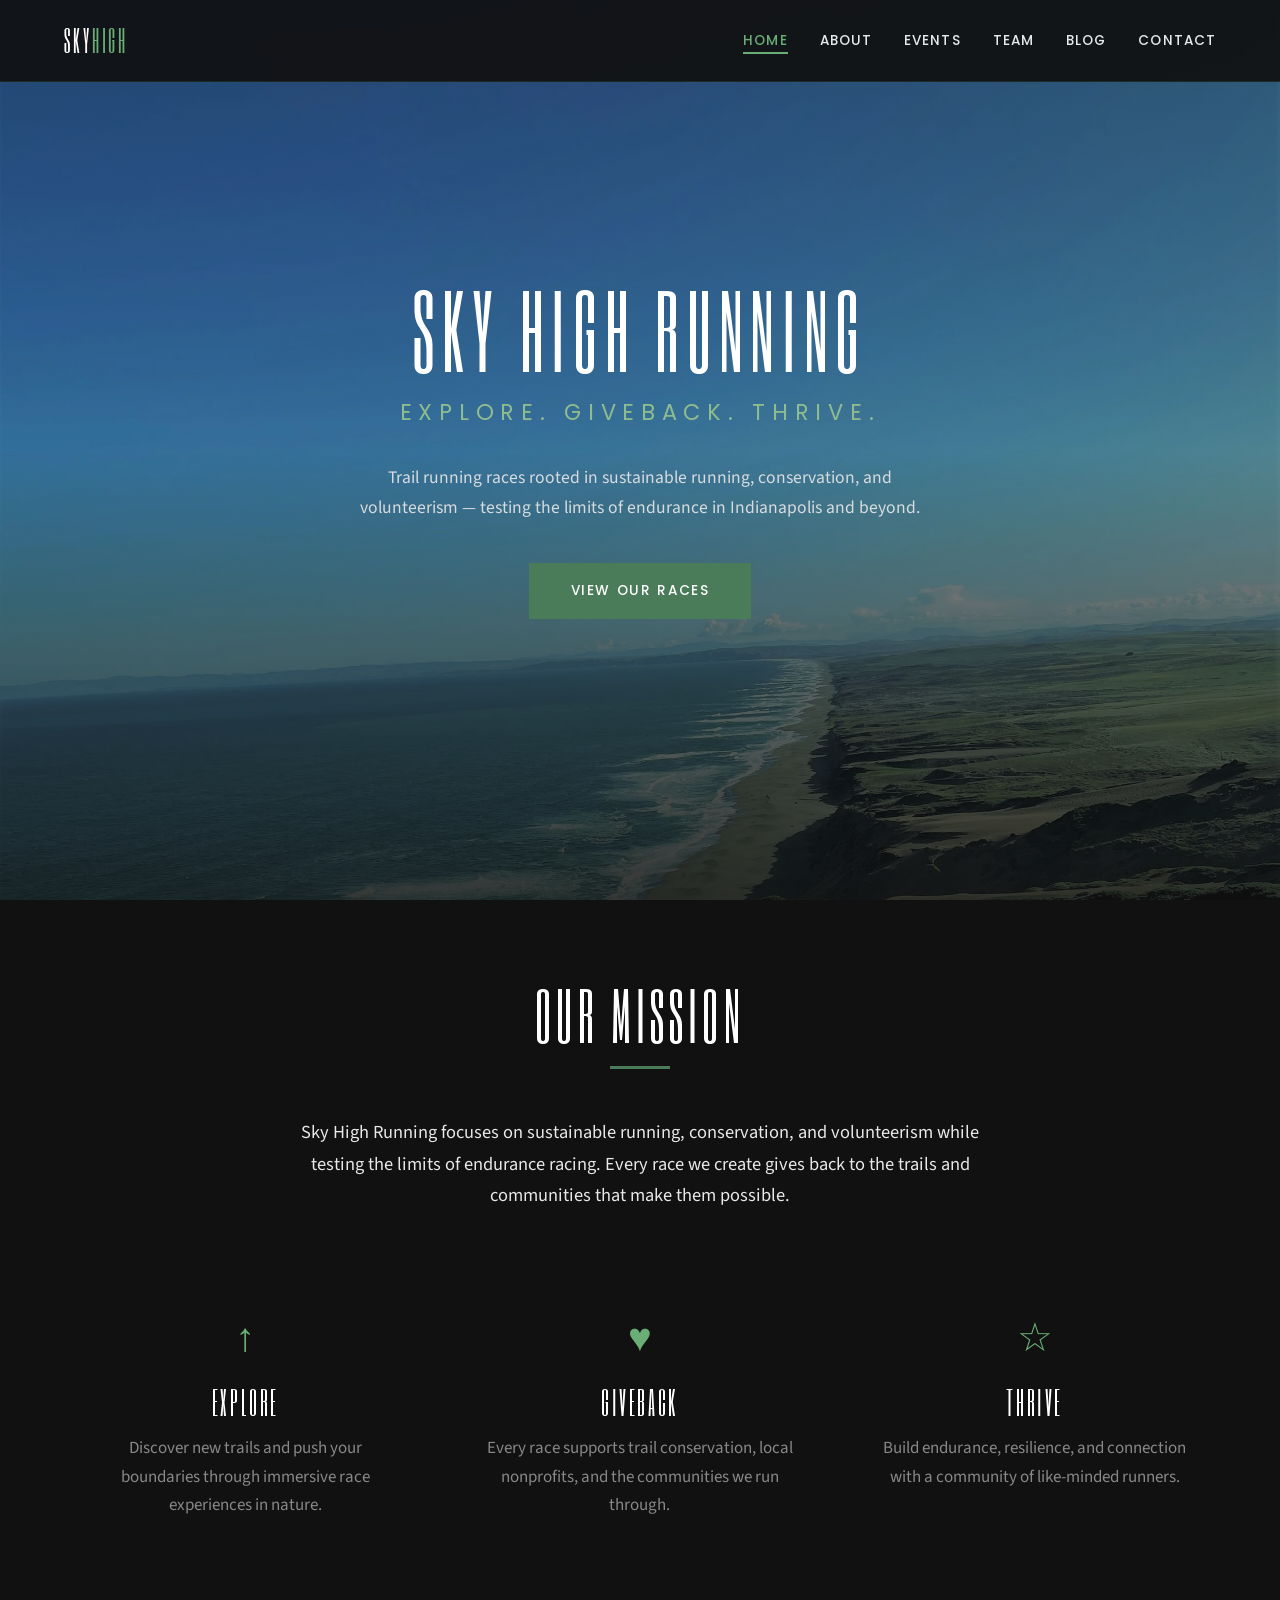
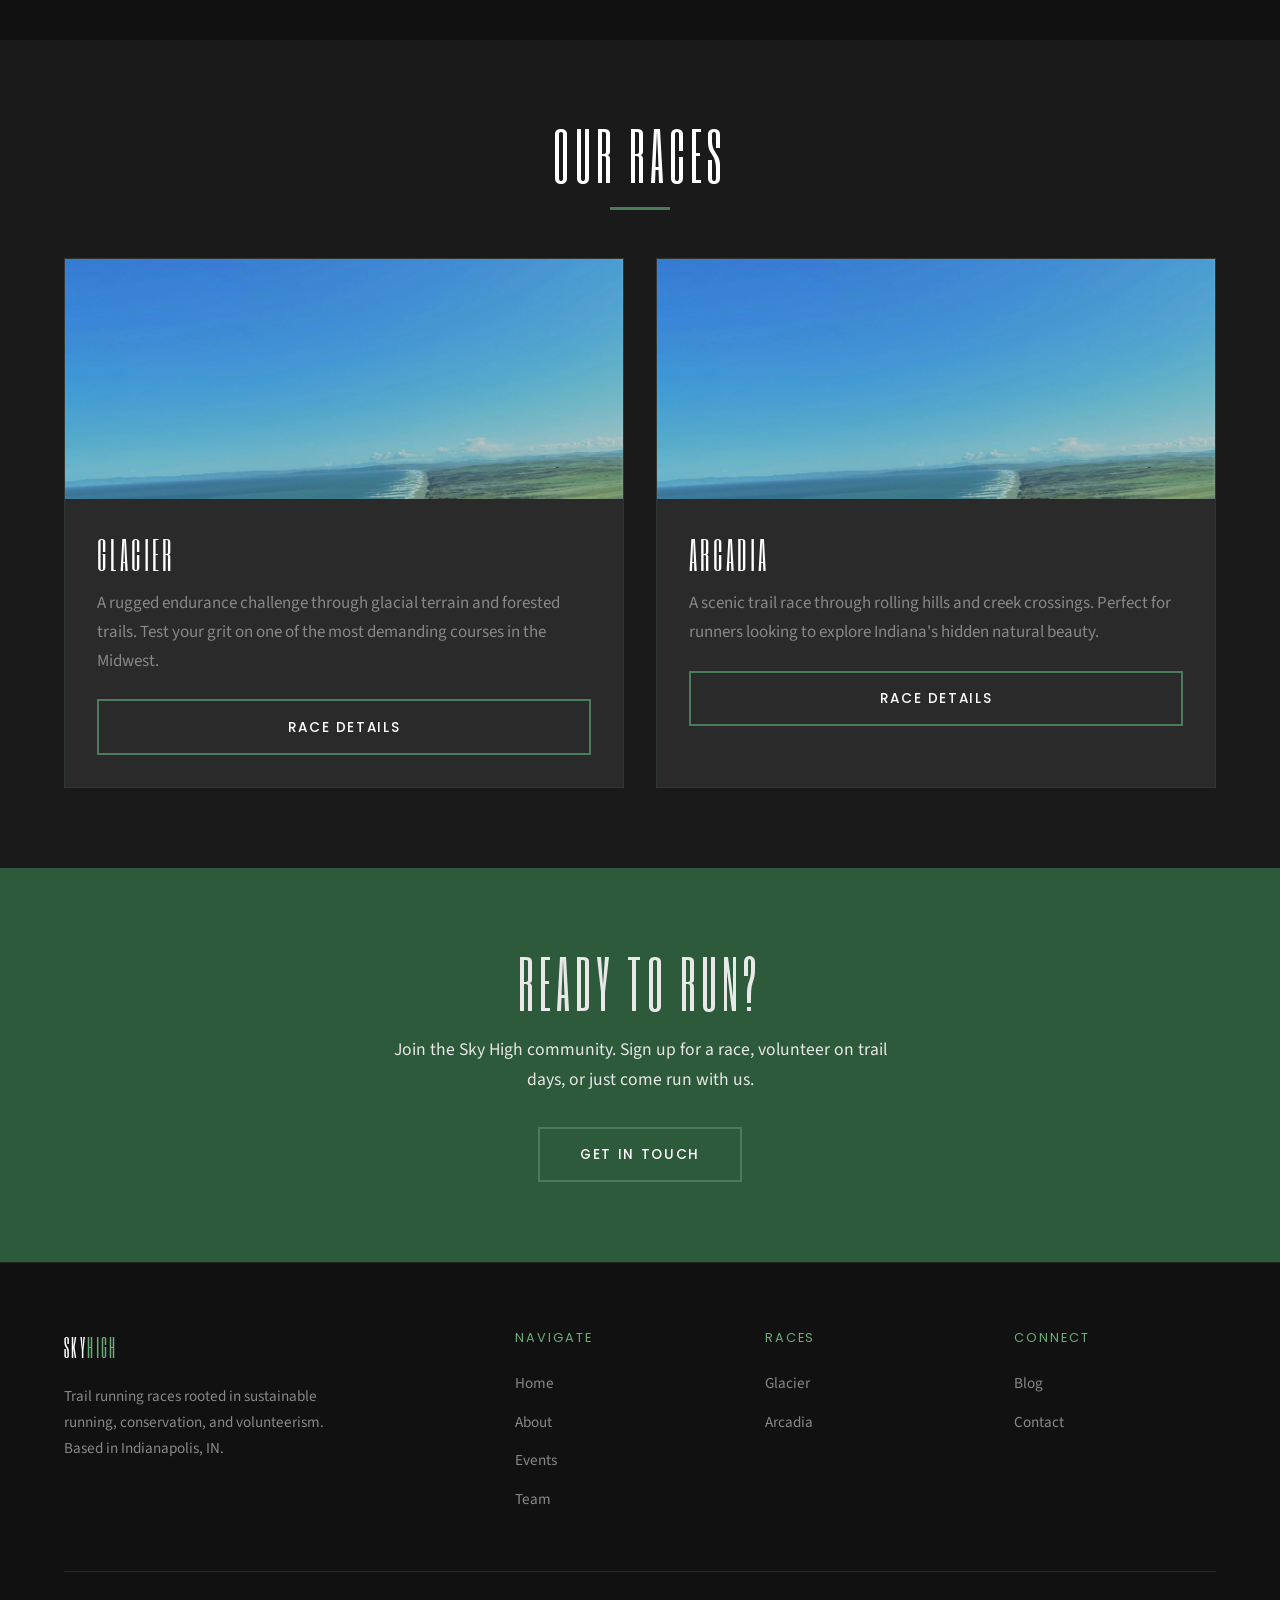
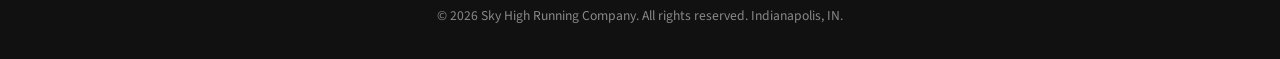
<file: index.html>
<!DOCTYPE html>
<html lang="en">
<head>
  <meta charset="UTF-8">
  <meta name="viewport" content="width=device-width, initial-scale=1.0">
  <title>Sky High Running Company | Explore. Giveback. Thrive.</title>
  <meta name="description" content="Sky High Running Company - trail running races in Indianapolis. Explore. Giveback. Thrive. Home of the Glacier and Arcadia races.">
  <meta property="og:title" content="Sky High Running Company">
  <meta property="og:description" content="Trail running races in Indianapolis. Explore. Giveback. Thrive.">
  <meta property="og:type" content="website">
  <meta property="og:url" content="https://www.skyhigh.run">
  <link rel="canonical" href="https://www.skyhigh.run">
  <link rel="preconnect" href="https://fonts.googleapis.com">
  <link rel="preconnect" href="https://fonts.gstatic.com" crossorigin>
  <link rel="stylesheet" href="https://fonts.googleapis.com/css2?family=Six+Caps&family=Source+Sans+Pro:wght@400;700&family=Poppins:wght@400;500;600&display=swap">
  <link rel="stylesheet" href="css/style.css">
</head>
<body>

  <!-- Header -->
  <header class="site-header">
    <div class="container nav-wrapper">
      <a href="index.html" class="site-logo">Sky<span>High</span></a>
      <nav>
        <ul class="nav-links" id="nav-links">
          <li><a href="index.html" class="active">Home</a></li>
          <li><a href="about.html">About</a></li>
          <li><a href="events.html">Events</a></li>
          <li><a href="team.html">Team</a></li>
          <li><a href="blog.html">Blog</a></li>
          <li><a href="contact.html">Contact</a></li>
        </ul>
      </nav>
      <button class="hamburger" id="hamburger" aria-label="Toggle navigation">
        <span></span><span></span><span></span>
      </button>
    </div>
  </header>

  <!-- Hero -->
  <section class="hero">
    <div class="hero-bg">
      <img src="images/test1-282-29.jpg" alt="Trail runners on a mountain path" loading="eager">
    </div>
    <div class="hero-overlay"></div>
    <div class="hero-content">
      <h1>Sky High Running</h1>
      <p class="tagline">Explore. Giveback. Thrive.</p>
      <p class="subtitle">Trail running races rooted in sustainable running, conservation, and volunteerism &mdash; testing the limits of endurance in Indianapolis and beyond.</p>
      <a href="events.html" class="btn btn-primary">View Our Races</a>
    </div>
  </section>

  <!-- Mission -->
  <section class="section-dark reveal">
    <div class="container">
      <div class="section-heading">
        <h2>Our Mission</h2>
        <div class="accent-line"></div>
      </div>
      <p class="text-center" style="max-width: 700px; margin: 0 auto 1rem; font-size: 1.15rem;">
        Sky High Running focuses on sustainable running, conservation, and volunteerism while testing the limits of endurance racing. Every race we create gives back to the trails and communities that make them possible.
      </p>
      <div class="values-grid">
        <div class="value-item">
          <div class="value-icon">&uarr;</div>
          <h3>Explore</h3>
          <p>Discover new trails and push your boundaries through immersive race experiences in nature.</p>
        </div>
        <div class="value-item">
          <div class="value-icon">&hearts;</div>
          <h3>Giveback</h3>
          <p>Every race supports trail conservation, local nonprofits, and the communities we run through.</p>
        </div>
        <div class="value-item">
          <div class="value-icon">&star;</div>
          <h3>Thrive</h3>
          <p>Build endurance, resilience, and connection with a community of like-minded runners.</p>
        </div>
      </div>
    </div>
  </section>

  <!-- Featured Races -->
  <section class="reveal">
    <div class="container">
      <div class="section-heading">
        <h2>Our Races</h2>
        <div class="accent-line"></div>
      </div>
      <div class="card-grid">
        <div class="card">
          <div class="card-img">
            <img src="images/test1-282-29.jpg" alt="Glacier Trail Race">
          </div>
          <div class="card-body">
            <h3>Glacier</h3>
            <p>A rugged endurance challenge through glacial terrain and forested trails. Test your grit on one of the most demanding courses in the Midwest.</p>
            <a href="glacier.html" class="btn">Race Details</a>
          </div>
        </div>
        <div class="card">
          <div class="card-img">
            <img src="images/test1-282-29-1.jpg" alt="Arcadia Trail Race">
          </div>
          <div class="card-body">
            <h3>Arcadia</h3>
            <p>A scenic trail race through rolling hills and creek crossings. Perfect for runners looking to explore Indiana's hidden natural beauty.</p>
            <a href="arcadia.html" class="btn">Race Details</a>
          </div>
        </div>
      </div>
    </div>
  </section>

  <!-- CTA -->
  <section class="section-green reveal">
    <div class="container text-center">
      <h2>Ready to Run?</h2>
      <p style="max-width: 500px; margin: 1rem auto 2rem; font-size: 1.1rem;">
        Join the Sky High community. Sign up for a race, volunteer on trail days, or just come run with us.
      </p>
      <a href="contact.html" class="btn">Get In Touch</a>
    </div>
  </section>

  <!-- Footer -->
  <footer class="site-footer">
    <div class="container">
      <div class="footer-grid">
        <div class="footer-brand">
          <a href="index.html" class="site-logo">Sky<span>High</span></a>
          <p>Trail running races rooted in sustainable running, conservation, and volunteerism. Based in Indianapolis, IN.</p>
        </div>
        <div class="footer-col">
          <h4>Navigate</h4>
          <ul>
            <li><a href="index.html">Home</a></li>
            <li><a href="about.html">About</a></li>
            <li><a href="events.html">Events</a></li>
            <li><a href="team.html">Team</a></li>
          </ul>
        </div>
        <div class="footer-col">
          <h4>Races</h4>
          <ul>
            <li><a href="glacier.html">Glacier</a></li>
            <li><a href="arcadia.html">Arcadia</a></li>
          </ul>
        </div>
        <div class="footer-col">
          <h4>Connect</h4>
          <ul>
            <li><a href="blog.html">Blog</a></li>
            <li><a href="contact.html">Contact</a></li>
          </ul>
        </div>
      </div>
      <div class="footer-bottom">
        <p>&copy; 2026 Sky High Running Company. All rights reserved. Indianapolis, IN.</p>
      </div>
    </div>
  </footer>

  <script>
    document.getElementById('hamburger').addEventListener('click', function() {
      document.getElementById('nav-links').classList.toggle('active');
    });
    var revealEls = document.querySelectorAll('.reveal');
    var observer = new IntersectionObserver(function(entries) {
      entries.forEach(function(entry) {
        if (entry.isIntersecting) entry.target.classList.add('visible');
      });
    }, { threshold: 0.15 });
    revealEls.forEach(function(el) { observer.observe(el); });
  </script>

</body>
</html>
</file>
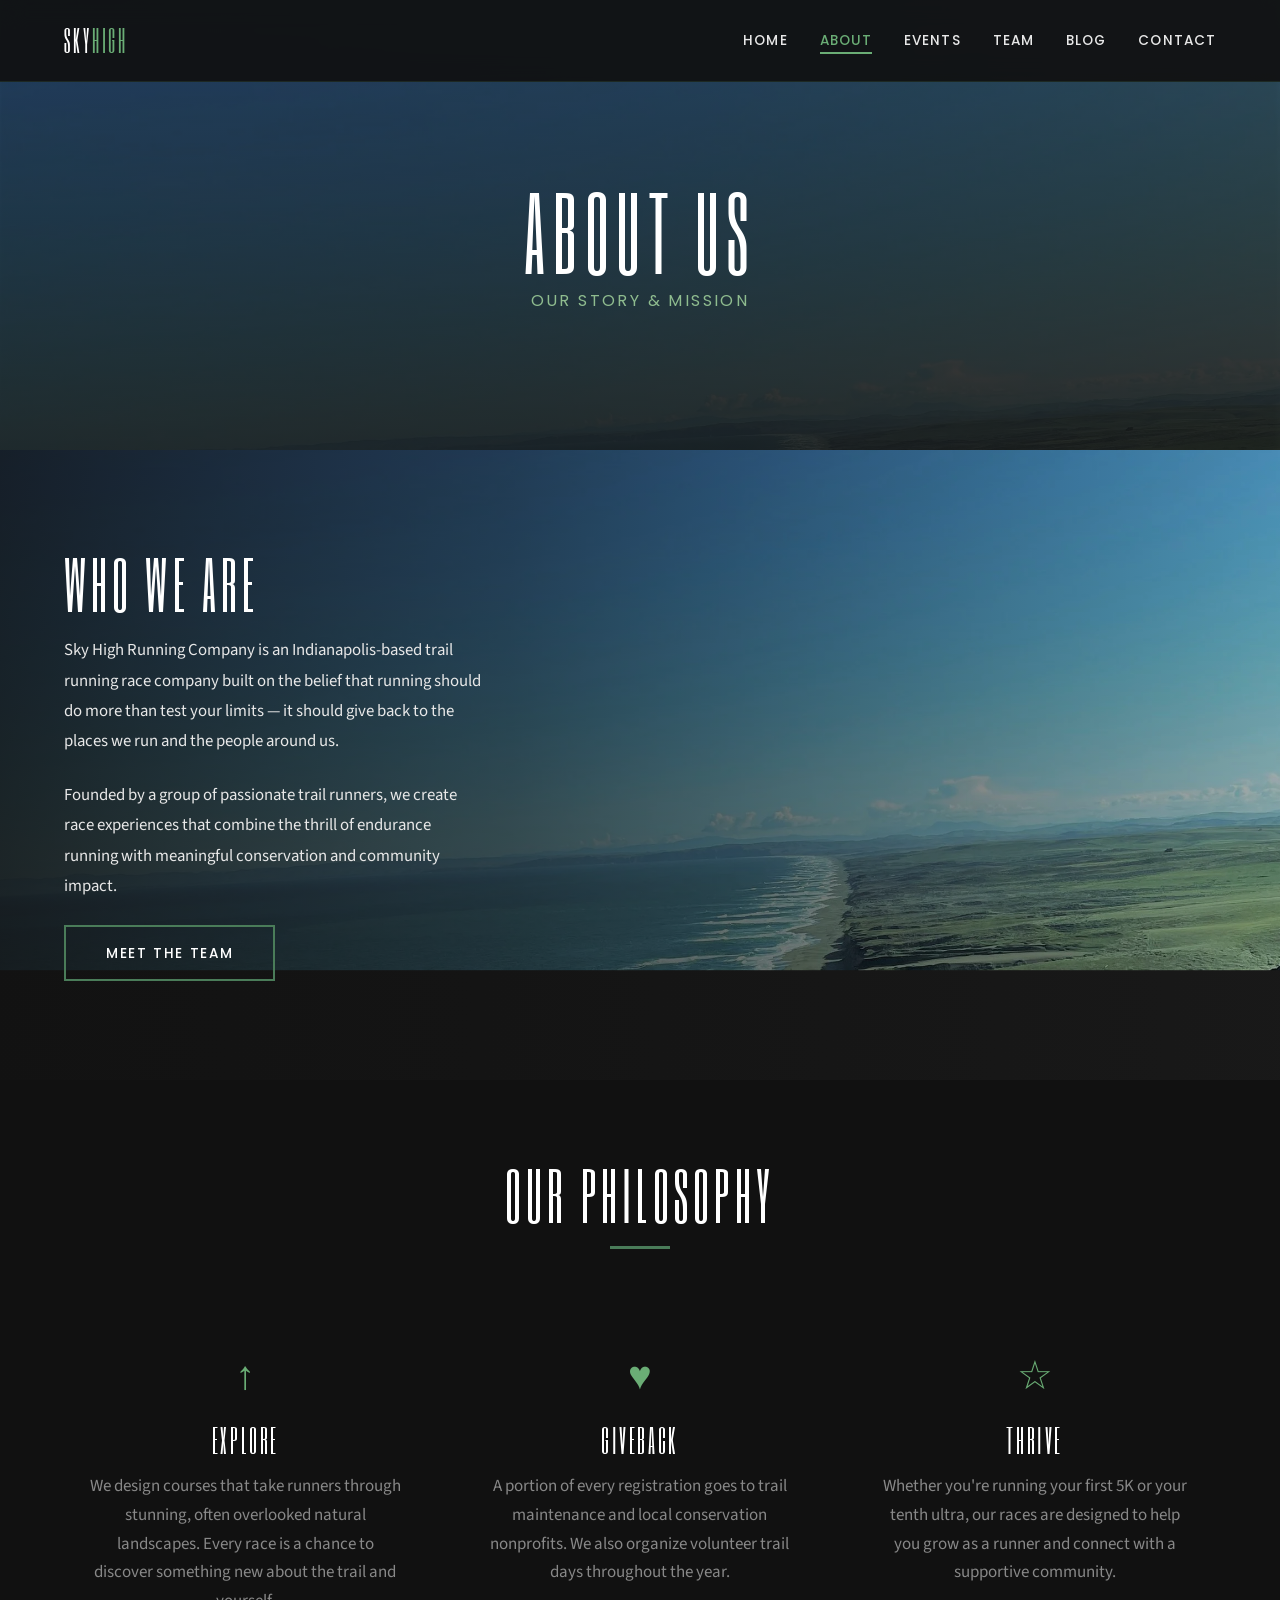
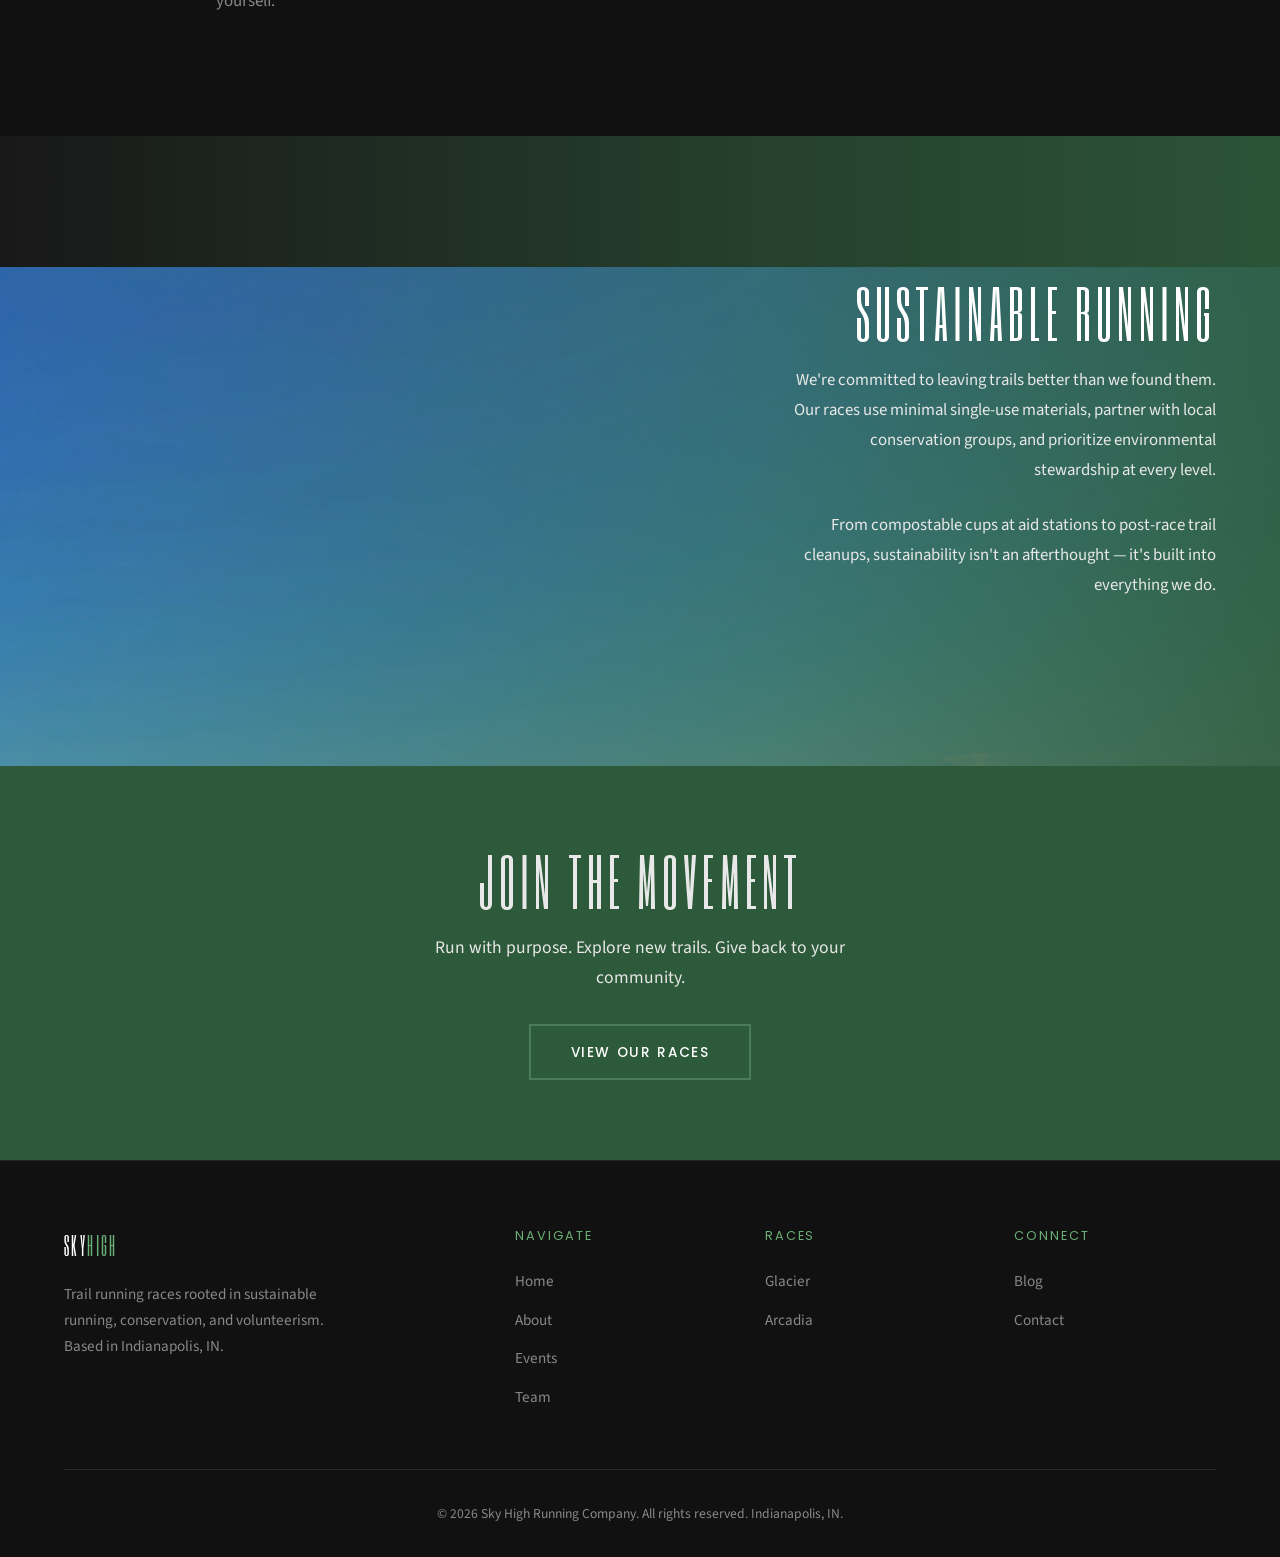
<file: about.html>
<!DOCTYPE html>
<html lang="en">
<head>
  <meta charset="UTF-8">
  <meta name="viewport" content="width=device-width, initial-scale=1.0">
  <title>About | Sky High Running Company</title>
  <meta name="description" content="Learn about Sky High Running Company's mission: sustainable running, conservation, and volunteerism in Indianapolis.">
  <link rel="preconnect" href="https://fonts.googleapis.com">
  <link rel="preconnect" href="https://fonts.gstatic.com" crossorigin>
  <link rel="stylesheet" href="https://fonts.googleapis.com/css2?family=Six+Caps&family=Source+Sans+Pro:wght@400;700&family=Poppins:wght@400;500;600&display=swap">
  <link rel="stylesheet" href="css/style.css">
</head>
<body>

  <header class="site-header">
    <div class="container nav-wrapper">
      <a href="index.html" class="site-logo">Sky<span>High</span></a>
      <nav>
        <ul class="nav-links" id="nav-links">
          <li><a href="index.html">Home</a></li>
          <li><a href="about.html" class="active">About</a></li>
          <li><a href="events.html">Events</a></li>
          <li><a href="team.html">Team</a></li>
          <li><a href="blog.html">Blog</a></li>
          <li><a href="contact.html">Contact</a></li>
        </ul>
      </nav>
      <button class="hamburger" id="hamburger" aria-label="Toggle navigation">
        <span></span><span></span><span></span>
      </button>
    </div>
  </header>

  <section class="page-hero">
    <div class="hero-bg">
      <img src="images/test1-282-29-1.jpg" alt="Trail running landscape" loading="eager">
    </div>
    <div class="hero-overlay"></div>
    <div class="hero-content">
      <h1>About Us</h1>
      <p>Our Story &amp; Mission</p>
    </div>
  </section>

  <section class="about-banner reveal parallax-section">
    <div class="about-banner-bg">
      <img src="images/test1-282-29.jpg" alt="Runners on trail">
    </div>
    <div class="about-banner-overlay"></div>
    <div class="about-banner-content">
      <h2>Who We Are</h2>
      <p>Sky High Running Company is an Indianapolis-based trail running race company built on the belief that running should do more than test your limits &mdash; it should give back to the places we run and the people around us.</p>
      <p>Founded by a group of passionate trail runners, we create race experiences that combine the thrill of endurance running with meaningful conservation and community impact.</p>
      <a href="team.html" class="btn">Meet the Team</a>
    </div>
  </section>

  <section class="section-dark reveal">
    <div class="container">
      <div class="section-heading">
        <h2>Our Philosophy</h2>
        <div class="accent-line"></div>
      </div>
      <div class="values-grid">
        <div class="value-item">
          <div class="value-icon">&uarr;</div>
          <h3>Explore</h3>
          <p>We design courses that take runners through stunning, often overlooked natural landscapes. Every race is a chance to discover something new about the trail and yourself.</p>
        </div>
        <div class="value-item">
          <div class="value-icon">&hearts;</div>
          <h3>Giveback</h3>
          <p>A portion of every registration goes to trail maintenance and local conservation nonprofits. We also organize volunteer trail days throughout the year.</p>
        </div>
        <div class="value-item">
          <div class="value-icon">&star;</div>
          <h3>Thrive</h3>
          <p>Whether you're running your first 5K or your tenth ultra, our races are designed to help you grow as a runner and connect with a supportive community.</p>
        </div>
      </div>
    </div>
  </section>

  <section class="about-banner reveal parallax-section">
    <div class="about-banner-bg">
      <img src="images/test1-282-29-1.jpg" alt="Natural trail scenery">
    </div>
    <div class="about-banner-overlay about-banner-overlay--green"></div>
    <div class="about-banner-content about-banner-content--right">
      <h2>Sustainable Running</h2>
      <p>We're committed to leaving trails better than we found them. Our races use minimal single-use materials, partner with local conservation groups, and prioritize environmental stewardship at every level.</p>
      <p>From compostable cups at aid stations to post-race trail cleanups, sustainability isn't an afterthought &mdash; it's built into everything we do.</p>
    </div>
  </section>

  <section class="section-green reveal">
    <div class="container text-center">
      <h2>Join the Movement</h2>
      <p style="max-width:500px; margin:1rem auto 2rem; font-size:1.1rem;">Run with purpose. Explore new trails. Give back to your community.</p>
      <a href="events.html" class="btn">View Our Races</a>
    </div>
  </section>

  <footer class="site-footer">
    <div class="container">
      <div class="footer-grid">
        <div class="footer-brand">
          <a href="index.html" class="site-logo">Sky<span>High</span></a>
          <p>Trail running races rooted in sustainable running, conservation, and volunteerism. Based in Indianapolis, IN.</p>
        </div>
        <div class="footer-col">
          <h4>Navigate</h4>
          <ul>
            <li><a href="index.html">Home</a></li>
            <li><a href="about.html">About</a></li>
            <li><a href="events.html">Events</a></li>
            <li><a href="team.html">Team</a></li>
          </ul>
        </div>
        <div class="footer-col">
          <h4>Races</h4>
          <ul>
            <li><a href="glacier.html">Glacier</a></li>
            <li><a href="arcadia.html">Arcadia</a></li>
          </ul>
        </div>
        <div class="footer-col">
          <h4>Connect</h4>
          <ul>
            <li><a href="blog.html">Blog</a></li>
            <li><a href="contact.html">Contact</a></li>
          </ul>
        </div>
      </div>
      <div class="footer-bottom">
        <p>&copy; 2026 Sky High Running Company. All rights reserved. Indianapolis, IN.</p>
      </div>
    </div>
  </footer>

  <script>
    // Hamburger menu
    document.getElementById('hamburger').addEventListener('click', function() {
      document.getElementById('nav-links').classList.toggle('active');
    });

    // Scroll reveal — fade in sections when they enter viewport
    var revealEls = document.querySelectorAll('.reveal');
    var observer = new IntersectionObserver(function(entries) {
      entries.forEach(function(entry) {
        if (entry.isIntersecting) {
          entry.target.classList.add('visible');
        }
      });
    }, { threshold: 0.15 });
    revealEls.forEach(function(el) { observer.observe(el); });

    // Subtle parallax — background image moves slower than scroll
    var parallaxSections = document.querySelectorAll('.parallax-section');
    window.addEventListener('scroll', function() {
      var scrollY = window.pageYOffset;
      parallaxSections.forEach(function(section) {
        var rect = section.getBoundingClientRect();
        var sectionTop = rect.top + scrollY;
        var offset = (scrollY - sectionTop) * 0.3;
        var bg = section.querySelector('.about-banner-bg img');
        if (bg && rect.bottom > 0 && rect.top < window.innerHeight) {
          bg.style.transform = 'translateY(' + offset + 'px) scale(1.08)';
        }
      });
    }, { passive: true });
  </script>

</body>
</html>
</file>
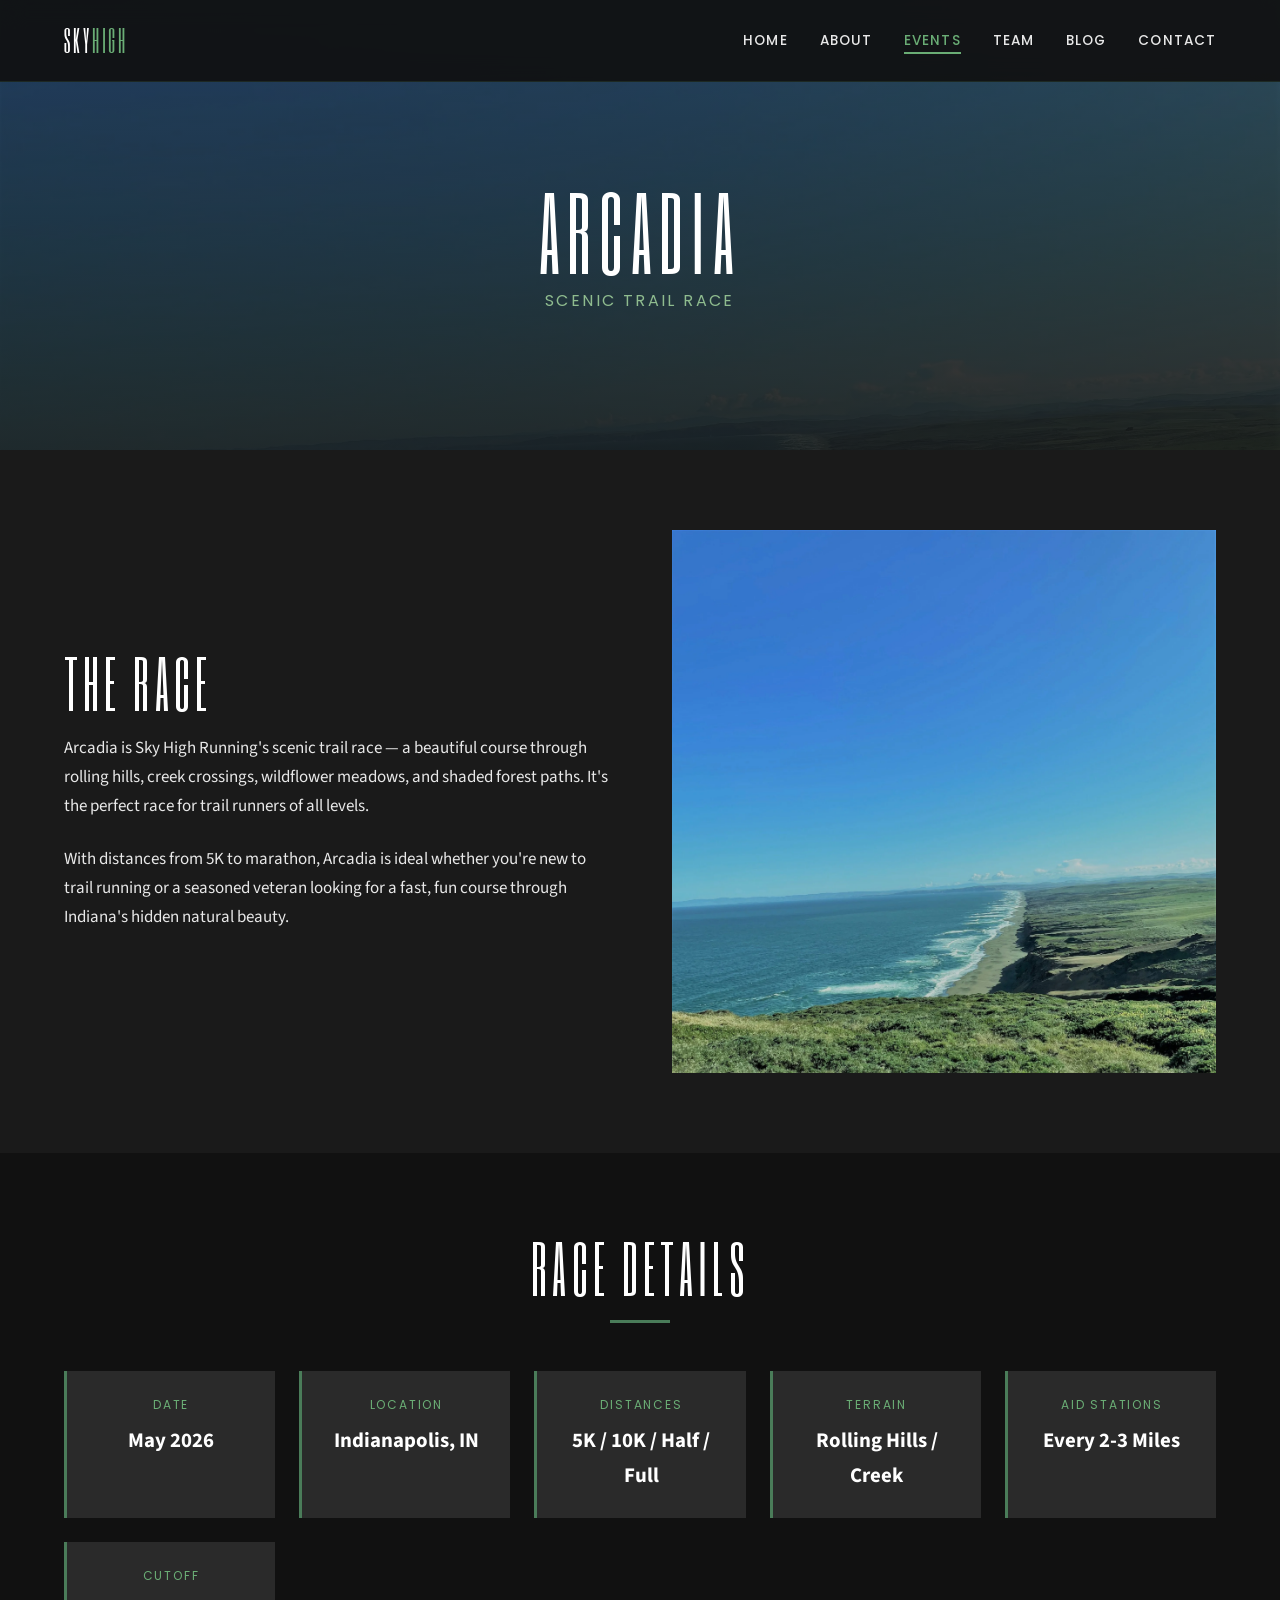
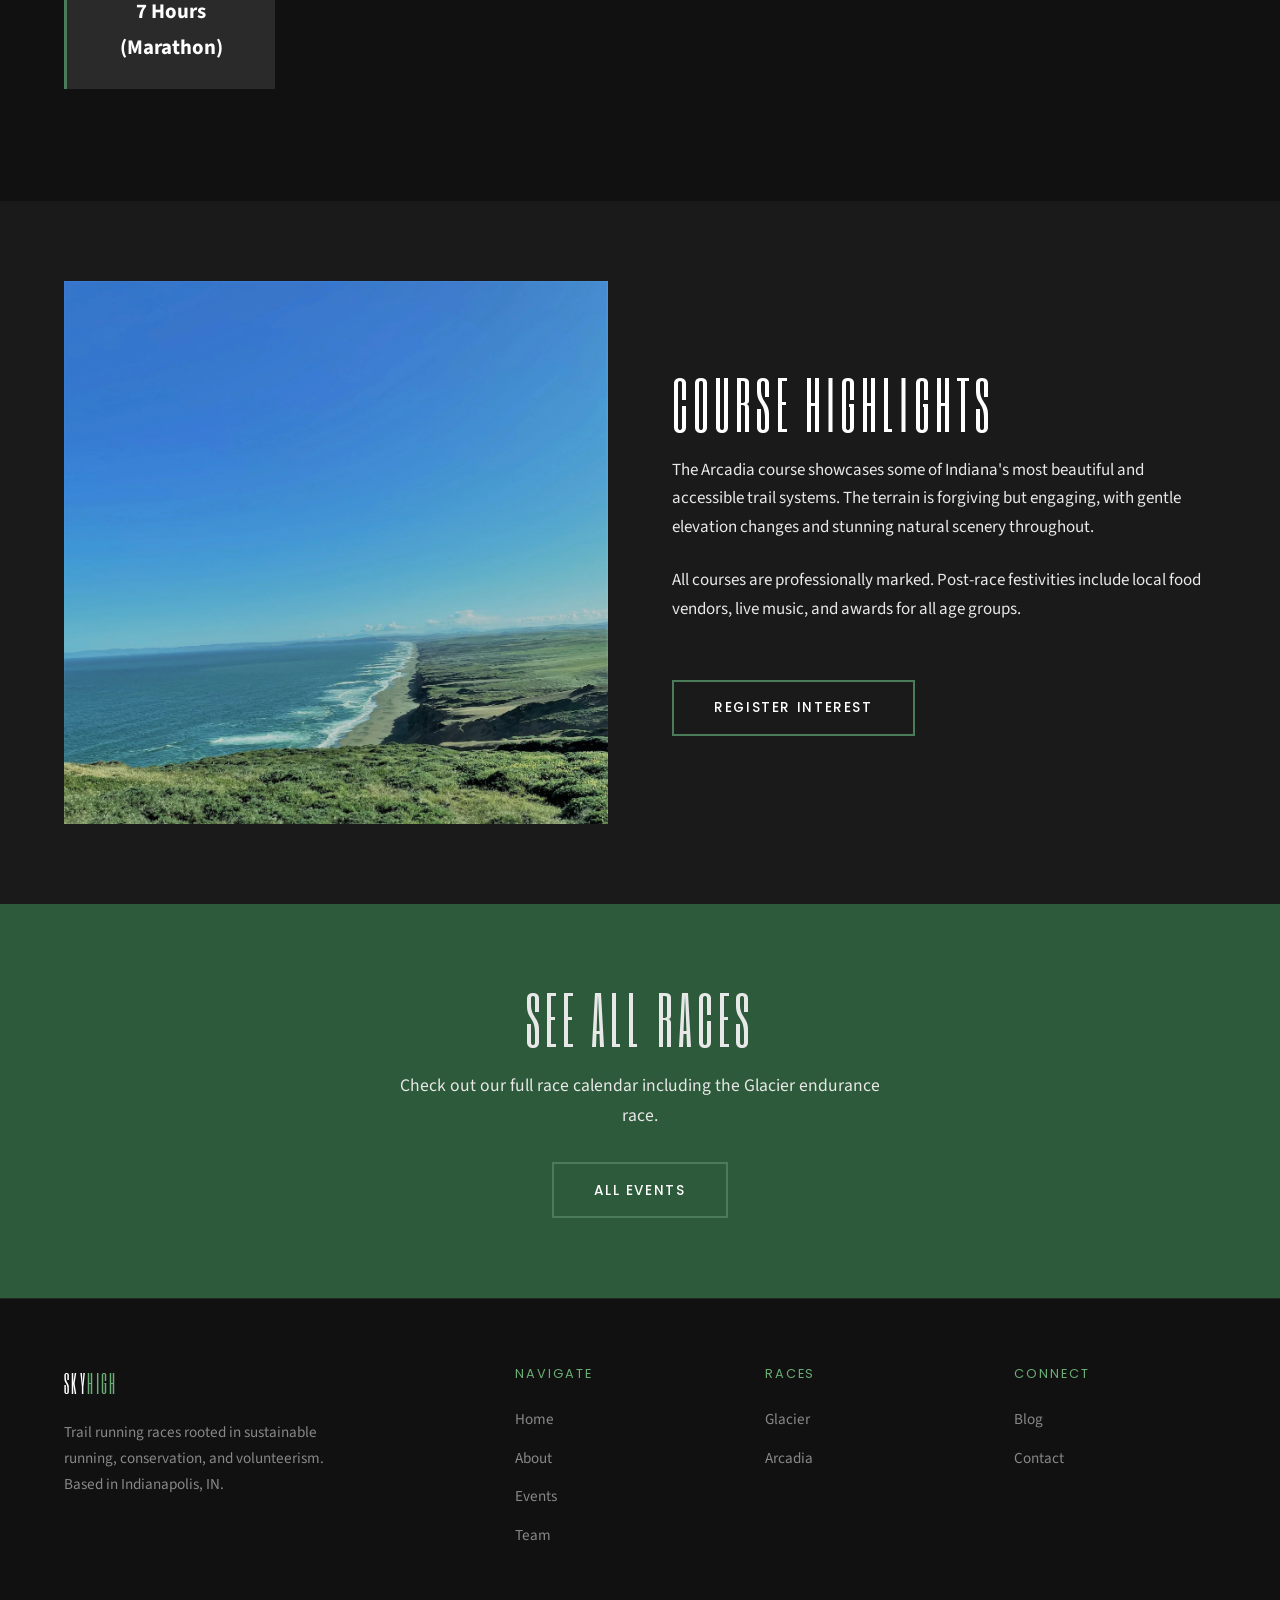
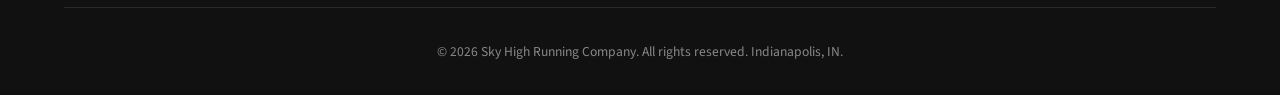
<file: arcadia.html>
<!DOCTYPE html>
<html lang="en">
<head>
  <meta charset="UTF-8">
  <meta name="viewport" content="width=device-width, initial-scale=1.0">
  <title>Arcadia Race | Sky High Running Company</title>
  <meta name="description" content="Arcadia - a scenic trail race by Sky High Running Company in Indianapolis, IN.">
  <link rel="preconnect" href="https://fonts.googleapis.com">
  <link rel="preconnect" href="https://fonts.gstatic.com" crossorigin>
  <link rel="stylesheet" href="https://fonts.googleapis.com/css2?family=Six+Caps&family=Source+Sans+Pro:wght@400;700&family=Poppins:wght@400;500;600&display=swap">
  <link rel="stylesheet" href="css/style.css">
</head>
<body>

  <header class="site-header">
    <div class="container nav-wrapper">
      <a href="index.html" class="site-logo">Sky<span>High</span></a>
      <nav>
        <ul class="nav-links" id="nav-links">
          <li><a href="index.html">Home</a></li>
          <li><a href="about.html">About</a></li>
          <li><a href="events.html" class="active">Events</a></li>
          <li><a href="team.html">Team</a></li>
          <li><a href="blog.html">Blog</a></li>
          <li><a href="contact.html">Contact</a></li>
        </ul>
      </nav>
      <button class="hamburger" id="hamburger" aria-label="Toggle navigation">
        <span></span><span></span><span></span>
      </button>
    </div>
  </header>

  <section class="page-hero">
    <div class="hero-bg">
      <img src="images/test1-282-29-1.jpg" alt="Arcadia race terrain" loading="eager">
    </div>
    <div class="hero-overlay"></div>
    <div class="hero-content">
      <h1>Arcadia</h1>
      <p>Scenic Trail Race</p>
    </div>
  </section>

  <section class="reveal">
    <div class="container">
      <div class="two-col">
        <div class="two-col-text">
          <h2>The Race</h2>
          <p>Arcadia is Sky High Running's scenic trail race &mdash; a beautiful course through rolling hills, creek crossings, wildflower meadows, and shaded forest paths. It's the perfect race for trail runners of all levels.</p>
          <p>With distances from 5K to marathon, Arcadia is ideal whether you're new to trail running or a seasoned veteran looking for a fast, fun course through Indiana's hidden natural beauty.</p>
        </div>
        <div>
          <img src="images/test1-282-29-1.jpg" alt="Arcadia trail course" style="width:100%;">
        </div>
      </div>
    </div>
  </section>

  <section class="section-dark reveal">
    <div class="container">
      <div class="section-heading">
        <h2>Race Details</h2>
        <div class="accent-line"></div>
      </div>
      <div class="race-details">
        <div class="race-detail-item">
          <div class="label">Date</div>
          <div class="value">May 2026</div>
        </div>
        <div class="race-detail-item">
          <div class="label">Location</div>
          <div class="value">Indianapolis, IN</div>
        </div>
        <div class="race-detail-item">
          <div class="label">Distances</div>
          <div class="value">5K / 10K / Half / Full</div>
        </div>
        <div class="race-detail-item">
          <div class="label">Terrain</div>
          <div class="value">Rolling Hills / Creek</div>
        </div>
        <div class="race-detail-item">
          <div class="label">Aid Stations</div>
          <div class="value">Every 2-3 Miles</div>
        </div>
        <div class="race-detail-item">
          <div class="label">Cutoff</div>
          <div class="value">7 Hours (Marathon)</div>
        </div>
      </div>
    </div>
  </section>

  <section class="reveal">
    <div class="container">
      <div class="two-col reverse">
        <div class="two-col-text">
          <h2>Course Highlights</h2>
          <p>The Arcadia course showcases some of Indiana's most beautiful and accessible trail systems. The terrain is forgiving but engaging, with gentle elevation changes and stunning natural scenery throughout.</p>
          <p>All courses are professionally marked. Post-race festivities include local food vendors, live music, and awards for all age groups.</p>
          <a href="contact.html" class="btn mt-2">Register Interest</a>
        </div>
        <div>
          <img src="images/test1-282-29.jpg" alt="Arcadia course scenery" style="width:100%;">
        </div>
      </div>
    </div>
  </section>

  <section class="section-green reveal">
    <div class="container text-center">
      <h2>See All Races</h2>
      <p style="max-width:500px; margin:1rem auto 2rem; font-size:1.1rem;">Check out our full race calendar including the Glacier endurance race.</p>
      <a href="events.html" class="btn">All Events</a>
    </div>
  </section>

  <footer class="site-footer">
    <div class="container">
      <div class="footer-grid">
        <div class="footer-brand">
          <a href="index.html" class="site-logo">Sky<span>High</span></a>
          <p>Trail running races rooted in sustainable running, conservation, and volunteerism. Based in Indianapolis, IN.</p>
        </div>
        <div class="footer-col">
          <h4>Navigate</h4>
          <ul>
            <li><a href="index.html">Home</a></li>
            <li><a href="about.html">About</a></li>
            <li><a href="events.html">Events</a></li>
            <li><a href="team.html">Team</a></li>
          </ul>
        </div>
        <div class="footer-col">
          <h4>Races</h4>
          <ul>
            <li><a href="glacier.html">Glacier</a></li>
            <li><a href="arcadia.html">Arcadia</a></li>
          </ul>
        </div>
        <div class="footer-col">
          <h4>Connect</h4>
          <ul>
            <li><a href="blog.html">Blog</a></li>
            <li><a href="contact.html">Contact</a></li>
          </ul>
        </div>
      </div>
      <div class="footer-bottom">
        <p>&copy; 2026 Sky High Running Company. All rights reserved. Indianapolis, IN.</p>
      </div>
    </div>
  </footer>

  <script>
    document.getElementById('hamburger').addEventListener('click', function() {
      document.getElementById('nav-links').classList.toggle('active');
    });
    var revealEls = document.querySelectorAll('.reveal');
    var observer = new IntersectionObserver(function(entries) {
      entries.forEach(function(entry) {
        if (entry.isIntersecting) entry.target.classList.add('visible');
      });
    }, { threshold: 0.15 });
    revealEls.forEach(function(el) { observer.observe(el); });
  </script>

</body>
</html>
</file>
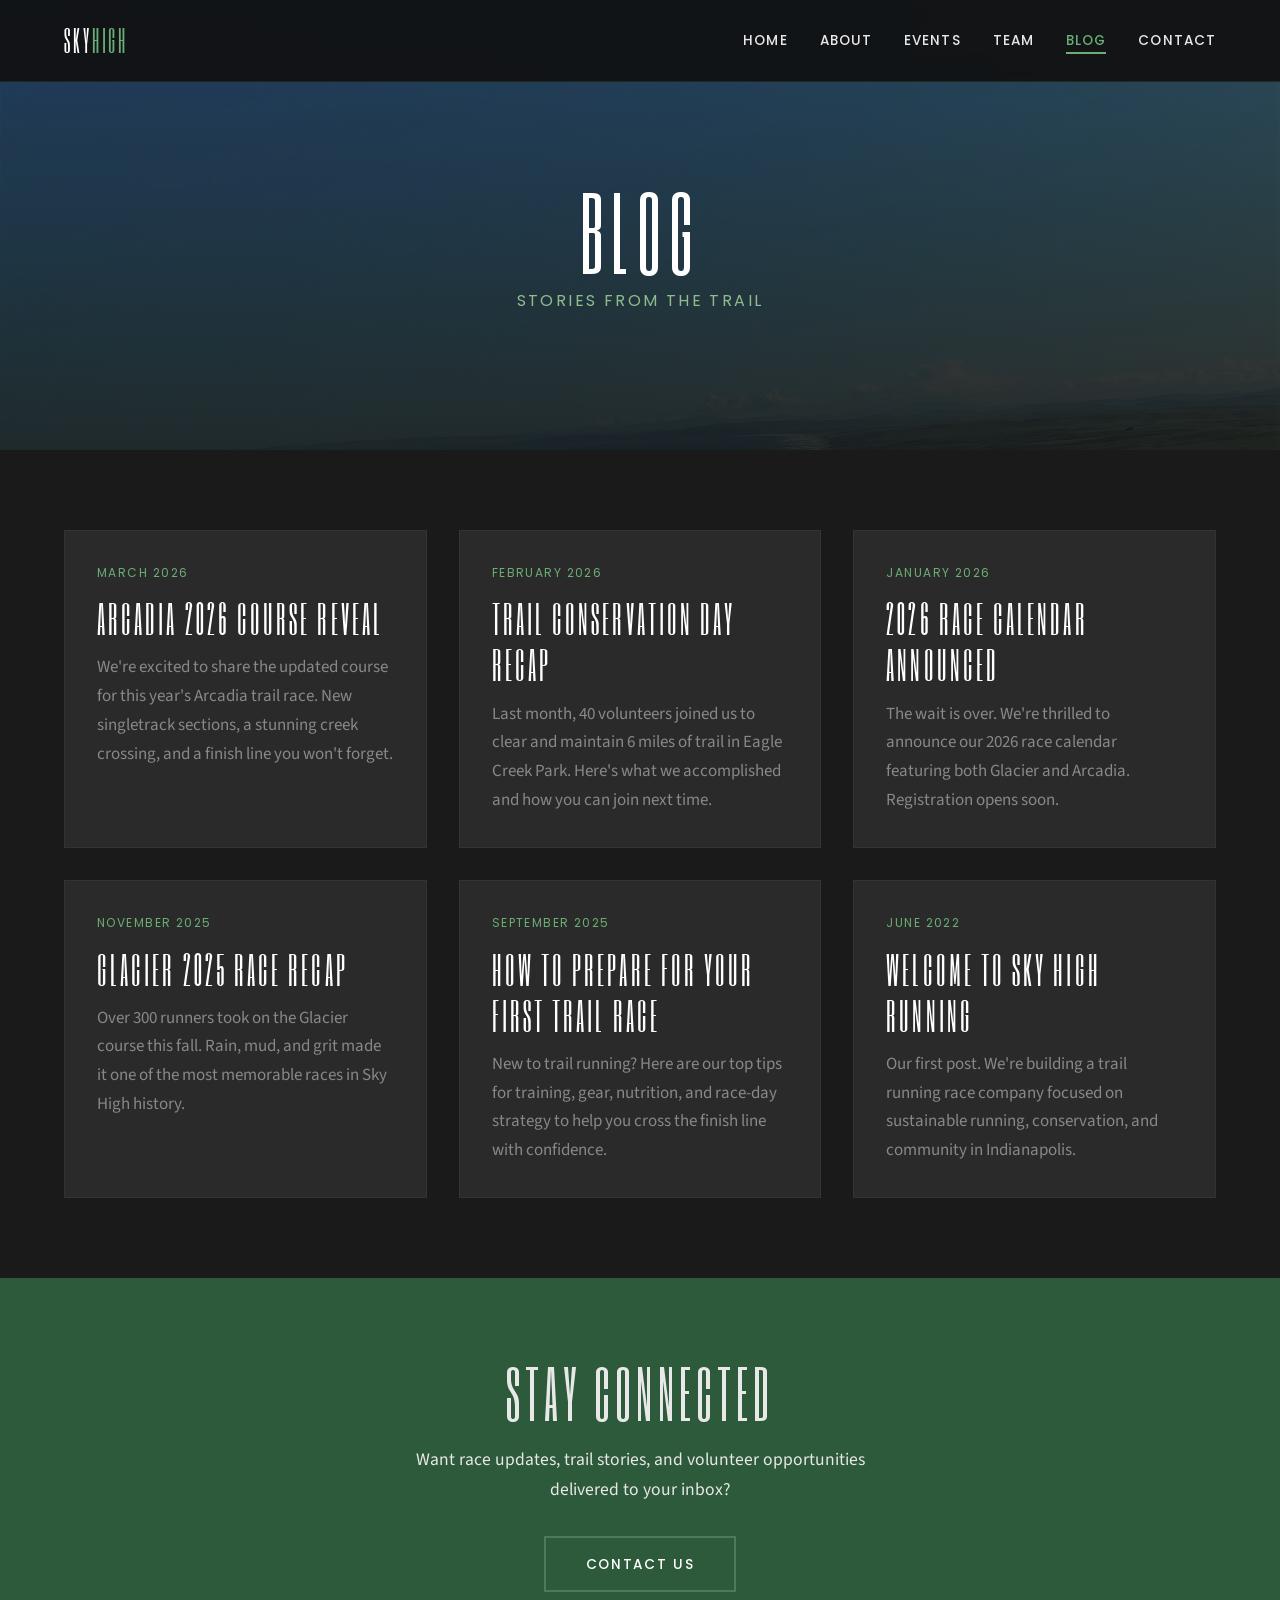
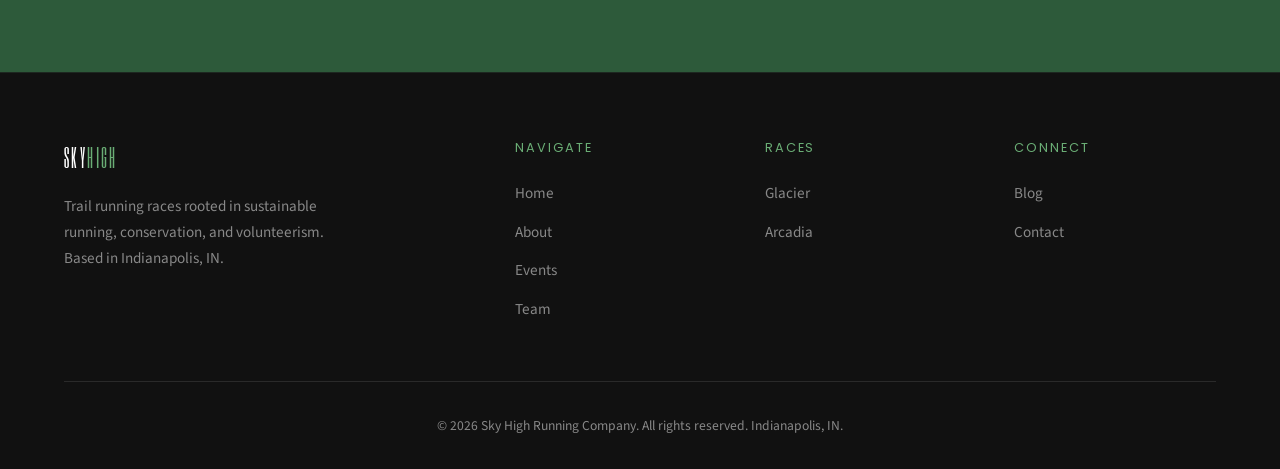
<file: blog.html>
<!DOCTYPE html>
<html lang="en">
<head>
  <meta charset="UTF-8">
  <meta name="viewport" content="width=device-width, initial-scale=1.0">
  <title>Blog | Sky High Running Company</title>
  <meta name="description" content="Trail running stories, race updates, and conservation news from Sky High Running Company.">
  <link rel="preconnect" href="https://fonts.googleapis.com">
  <link rel="preconnect" href="https://fonts.gstatic.com" crossorigin>
  <link rel="stylesheet" href="https://fonts.googleapis.com/css2?family=Six+Caps&family=Source+Sans+Pro:wght@400;700&family=Poppins:wght@400;500;600&display=swap">
  <link rel="stylesheet" href="css/style.css">
</head>
<body>

  <header class="site-header">
    <div class="container nav-wrapper">
      <a href="index.html" class="site-logo">Sky<span>High</span></a>
      <nav>
        <ul class="nav-links" id="nav-links">
          <li><a href="index.html">Home</a></li>
          <li><a href="about.html">About</a></li>
          <li><a href="events.html">Events</a></li>
          <li><a href="team.html">Team</a></li>
          <li><a href="blog.html" class="active">Blog</a></li>
          <li><a href="contact.html">Contact</a></li>
        </ul>
      </nav>
      <button class="hamburger" id="hamburger" aria-label="Toggle navigation">
        <span></span><span></span><span></span>
      </button>
    </div>
  </header>

  <section class="page-hero">
    <div class="hero-bg">
      <img src="images/test1-282-29-1.jpg" alt="Trail running blog" loading="eager">
    </div>
    <div class="hero-overlay"></div>
    <div class="hero-content">
      <h1>Blog</h1>
      <p>Stories from the Trail</p>
    </div>
  </section>

  <section class="reveal">
    <div class="container">
      <div class="blog-grid">
        <div class="blog-card">
          <div class="date">March 2026</div>
          <h3><a href="#">Arcadia 2026 Course Reveal</a></h3>
          <p>We're excited to share the updated course for this year's Arcadia trail race. New singletrack sections, a stunning creek crossing, and a finish line you won't forget.</p>
        </div>
        <div class="blog-card">
          <div class="date">February 2026</div>
          <h3><a href="#">Trail Conservation Day Recap</a></h3>
          <p>Last month, 40 volunteers joined us to clear and maintain 6 miles of trail in Eagle Creek Park. Here's what we accomplished and how you can join next time.</p>
        </div>
        <div class="blog-card">
          <div class="date">January 2026</div>
          <h3><a href="#">2026 Race Calendar Announced</a></h3>
          <p>The wait is over. We're thrilled to announce our 2026 race calendar featuring both Glacier and Arcadia. Registration opens soon.</p>
        </div>
        <div class="blog-card">
          <div class="date">November 2025</div>
          <h3><a href="#">Glacier 2025 Race Recap</a></h3>
          <p>Over 300 runners took on the Glacier course this fall. Rain, mud, and grit made it one of the most memorable races in Sky High history.</p>
        </div>
        <div class="blog-card">
          <div class="date">September 2025</div>
          <h3><a href="#">How to Prepare for Your First Trail Race</a></h3>
          <p>New to trail running? Here are our top tips for training, gear, nutrition, and race-day strategy to help you cross the finish line with confidence.</p>
        </div>
        <div class="blog-card">
          <div class="date">June 2022</div>
          <h3><a href="#">Welcome to Sky High Running</a></h3>
          <p>Our first post. We're building a trail running race company focused on sustainable running, conservation, and community in Indianapolis.</p>
        </div>
      </div>
    </div>
  </section>

  <section class="section-green reveal">
    <div class="container text-center">
      <h2>Stay Connected</h2>
      <p style="max-width:500px; margin:1rem auto 2rem; font-size:1.1rem;">Want race updates, trail stories, and volunteer opportunities delivered to your inbox?</p>
      <a href="contact.html" class="btn">Contact Us</a>
    </div>
  </section>

  <footer class="site-footer">
    <div class="container">
      <div class="footer-grid">
        <div class="footer-brand">
          <a href="index.html" class="site-logo">Sky<span>High</span></a>
          <p>Trail running races rooted in sustainable running, conservation, and volunteerism. Based in Indianapolis, IN.</p>
        </div>
        <div class="footer-col">
          <h4>Navigate</h4>
          <ul>
            <li><a href="index.html">Home</a></li>
            <li><a href="about.html">About</a></li>
            <li><a href="events.html">Events</a></li>
            <li><a href="team.html">Team</a></li>
          </ul>
        </div>
        <div class="footer-col">
          <h4>Races</h4>
          <ul>
            <li><a href="glacier.html">Glacier</a></li>
            <li><a href="arcadia.html">Arcadia</a></li>
          </ul>
        </div>
        <div class="footer-col">
          <h4>Connect</h4>
          <ul>
            <li><a href="blog.html">Blog</a></li>
            <li><a href="contact.html">Contact</a></li>
          </ul>
        </div>
      </div>
      <div class="footer-bottom">
        <p>&copy; 2026 Sky High Running Company. All rights reserved. Indianapolis, IN.</p>
      </div>
    </div>
  </footer>

  <script>
    document.getElementById('hamburger').addEventListener('click', function() {
      document.getElementById('nav-links').classList.toggle('active');
    });
    var revealEls = document.querySelectorAll('.reveal');
    var observer = new IntersectionObserver(function(entries) {
      entries.forEach(function(entry) {
        if (entry.isIntersecting) entry.target.classList.add('visible');
      });
    }, { threshold: 0.15 });
    revealEls.forEach(function(el) { observer.observe(el); });
  </script>

</body>
</html>
</file>
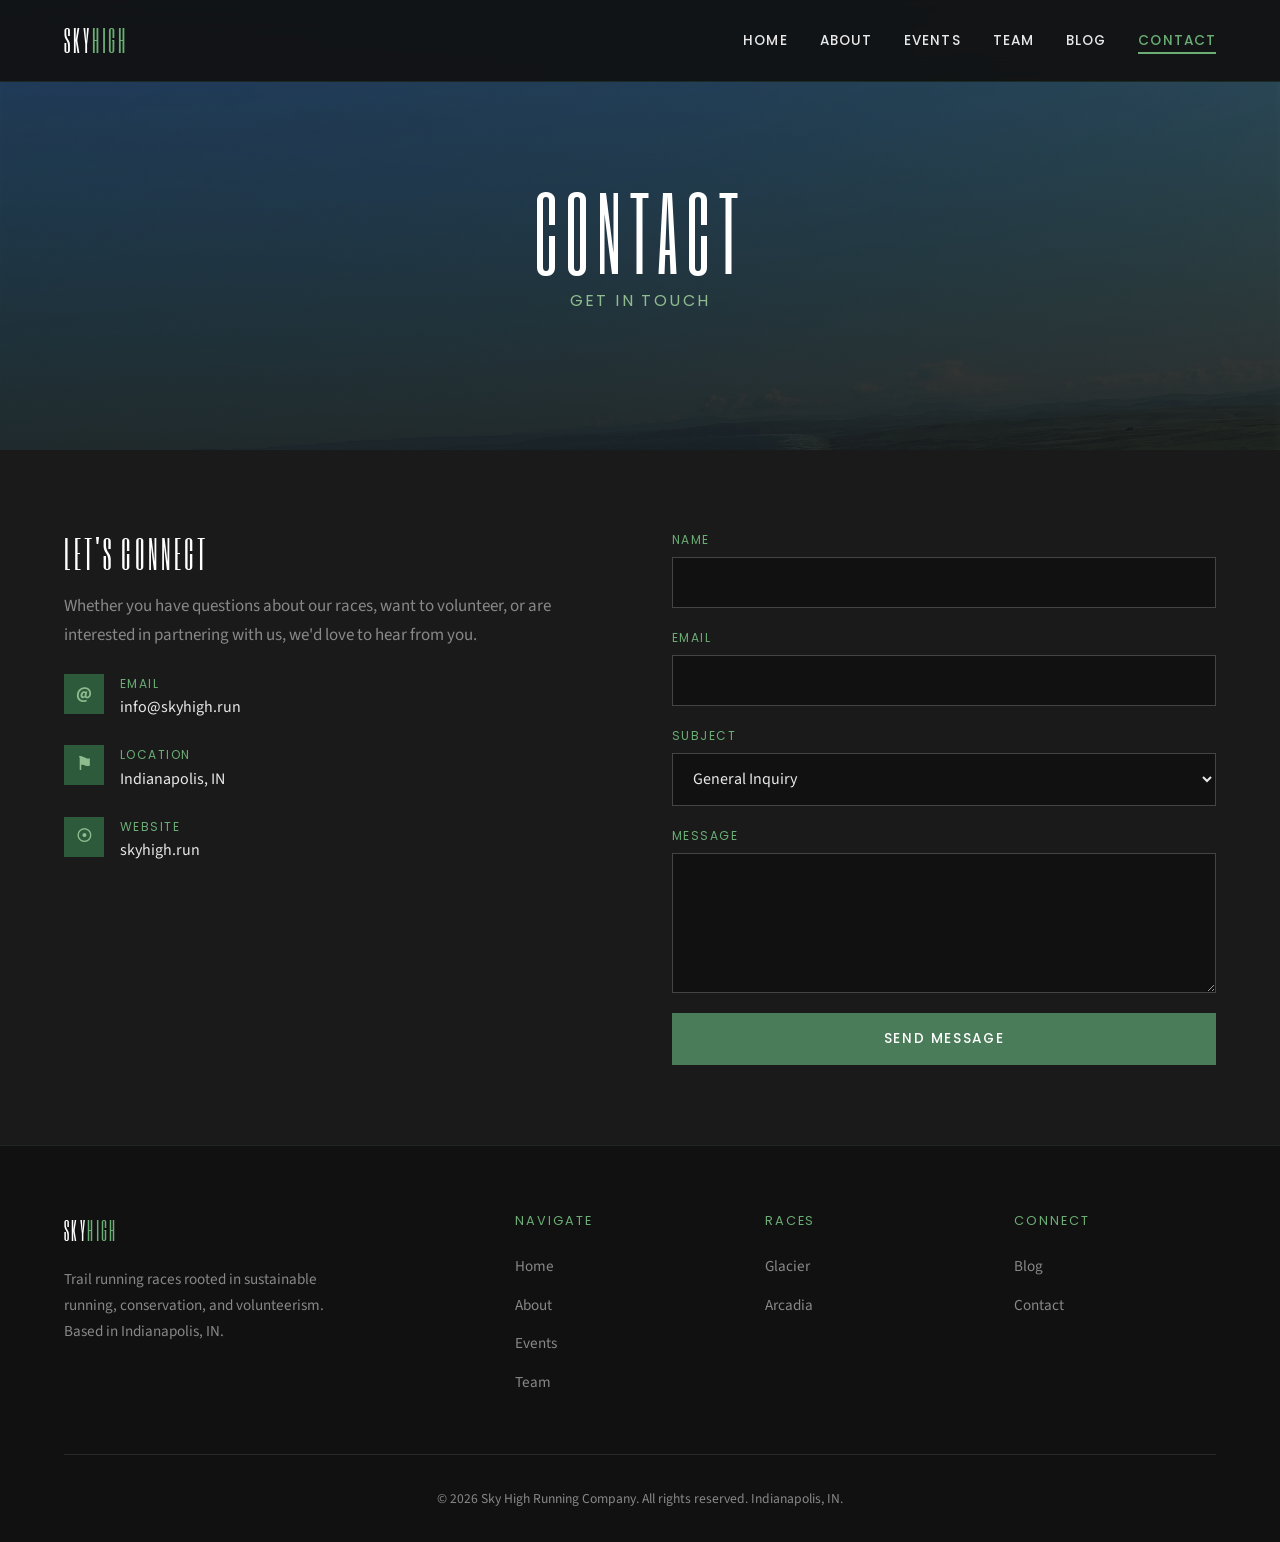
<file: contact.html>
<!DOCTYPE html>
<html lang="en">
<head>
  <meta charset="UTF-8">
  <meta name="viewport" content="width=device-width, initial-scale=1.0">
  <title>Contact | Sky High Running Company</title>
  <meta name="description" content="Get in touch with Sky High Running Company. Race inquiries, volunteer opportunities, and more.">
  <link rel="preconnect" href="https://fonts.googleapis.com">
  <link rel="preconnect" href="https://fonts.gstatic.com" crossorigin>
  <link rel="stylesheet" href="https://fonts.googleapis.com/css2?family=Six+Caps&family=Source+Sans+Pro:wght@400;700&family=Poppins:wght@400;500;600&display=swap">
  <link rel="stylesheet" href="css/style.css">
</head>
<body>

  <header class="site-header">
    <div class="container nav-wrapper">
      <a href="index.html" class="site-logo">Sky<span>High</span></a>
      <nav>
        <ul class="nav-links" id="nav-links">
          <li><a href="index.html">Home</a></li>
          <li><a href="about.html">About</a></li>
          <li><a href="events.html">Events</a></li>
          <li><a href="team.html">Team</a></li>
          <li><a href="blog.html">Blog</a></li>
          <li><a href="contact.html" class="active">Contact</a></li>
        </ul>
      </nav>
      <button class="hamburger" id="hamburger" aria-label="Toggle navigation">
        <span></span><span></span><span></span>
      </button>
    </div>
  </header>

  <section class="page-hero">
    <div class="hero-bg">
      <img src="images/test1-282-29.jpg" alt="Contact Sky High Running" loading="eager">
    </div>
    <div class="hero-overlay"></div>
    <div class="hero-content">
      <h1>Contact</h1>
      <p>Get In Touch</p>
    </div>
  </section>

  <section class="reveal">
    <div class="container">
      <div class="contact-grid">
        <div class="contact-info">
          <h3>Let's Connect</h3>
          <p>Whether you have questions about our races, want to volunteer, or are interested in partnering with us, we'd love to hear from you.</p>

          <div class="info-item">
            <div class="info-icon">@</div>
            <div class="info-text">
              <div class="label">Email</div>
              <p>info@skyhigh.run</p>
            </div>
          </div>

          <div class="info-item">
            <div class="info-icon">&#9873;</div>
            <div class="info-text">
              <div class="label">Location</div>
              <p>Indianapolis, IN</p>
            </div>
          </div>

          <div class="info-item">
            <div class="info-icon">&#9737;</div>
            <div class="info-text">
              <div class="label">Website</div>
              <p>skyhigh.run</p>
            </div>
          </div>
        </div>

        <form class="contact-form" name="contact" method="POST" data-netlify="true">
          <input type="hidden" name="form-name" value="contact">
          <div class="form-group">
            <label for="name">Name</label>
            <input type="text" id="name" name="name" required>
          </div>
          <div class="form-group">
            <label for="email">Email</label>
            <input type="email" id="email" name="email" required>
          </div>
          <div class="form-group">
            <label for="subject">Subject</label>
            <select id="subject" name="subject">
              <option value="general">General Inquiry</option>
              <option value="race">Race Registration</option>
              <option value="volunteer">Volunteering</option>
              <option value="sponsor">Sponsorship</option>
              <option value="other">Other</option>
            </select>
          </div>
          <div class="form-group">
            <label for="message">Message</label>
            <textarea id="message" name="message" required></textarea>
          </div>
          <button type="submit" class="btn btn-primary">Send Message</button>
        </form>
      </div>
    </div>
  </section>

  <footer class="site-footer">
    <div class="container">
      <div class="footer-grid">
        <div class="footer-brand">
          <a href="index.html" class="site-logo">Sky<span>High</span></a>
          <p>Trail running races rooted in sustainable running, conservation, and volunteerism. Based in Indianapolis, IN.</p>
        </div>
        <div class="footer-col">
          <h4>Navigate</h4>
          <ul>
            <li><a href="index.html">Home</a></li>
            <li><a href="about.html">About</a></li>
            <li><a href="events.html">Events</a></li>
            <li><a href="team.html">Team</a></li>
          </ul>
        </div>
        <div class="footer-col">
          <h4>Races</h4>
          <ul>
            <li><a href="glacier.html">Glacier</a></li>
            <li><a href="arcadia.html">Arcadia</a></li>
          </ul>
        </div>
        <div class="footer-col">
          <h4>Connect</h4>
          <ul>
            <li><a href="blog.html">Blog</a></li>
            <li><a href="contact.html">Contact</a></li>
          </ul>
        </div>
      </div>
      <div class="footer-bottom">
        <p>&copy; 2026 Sky High Running Company. All rights reserved. Indianapolis, IN.</p>
      </div>
    </div>
  </footer>

  <script>
    document.getElementById('hamburger').addEventListener('click', function() {
      document.getElementById('nav-links').classList.toggle('active');
    });
    var revealEls = document.querySelectorAll('.reveal');
    var observer = new IntersectionObserver(function(entries) {
      entries.forEach(function(entry) {
        if (entry.isIntersecting) entry.target.classList.add('visible');
      });
    }, { threshold: 0.15 });
    revealEls.forEach(function(el) { observer.observe(el); });
  </script>

</body>
</html>
</file>
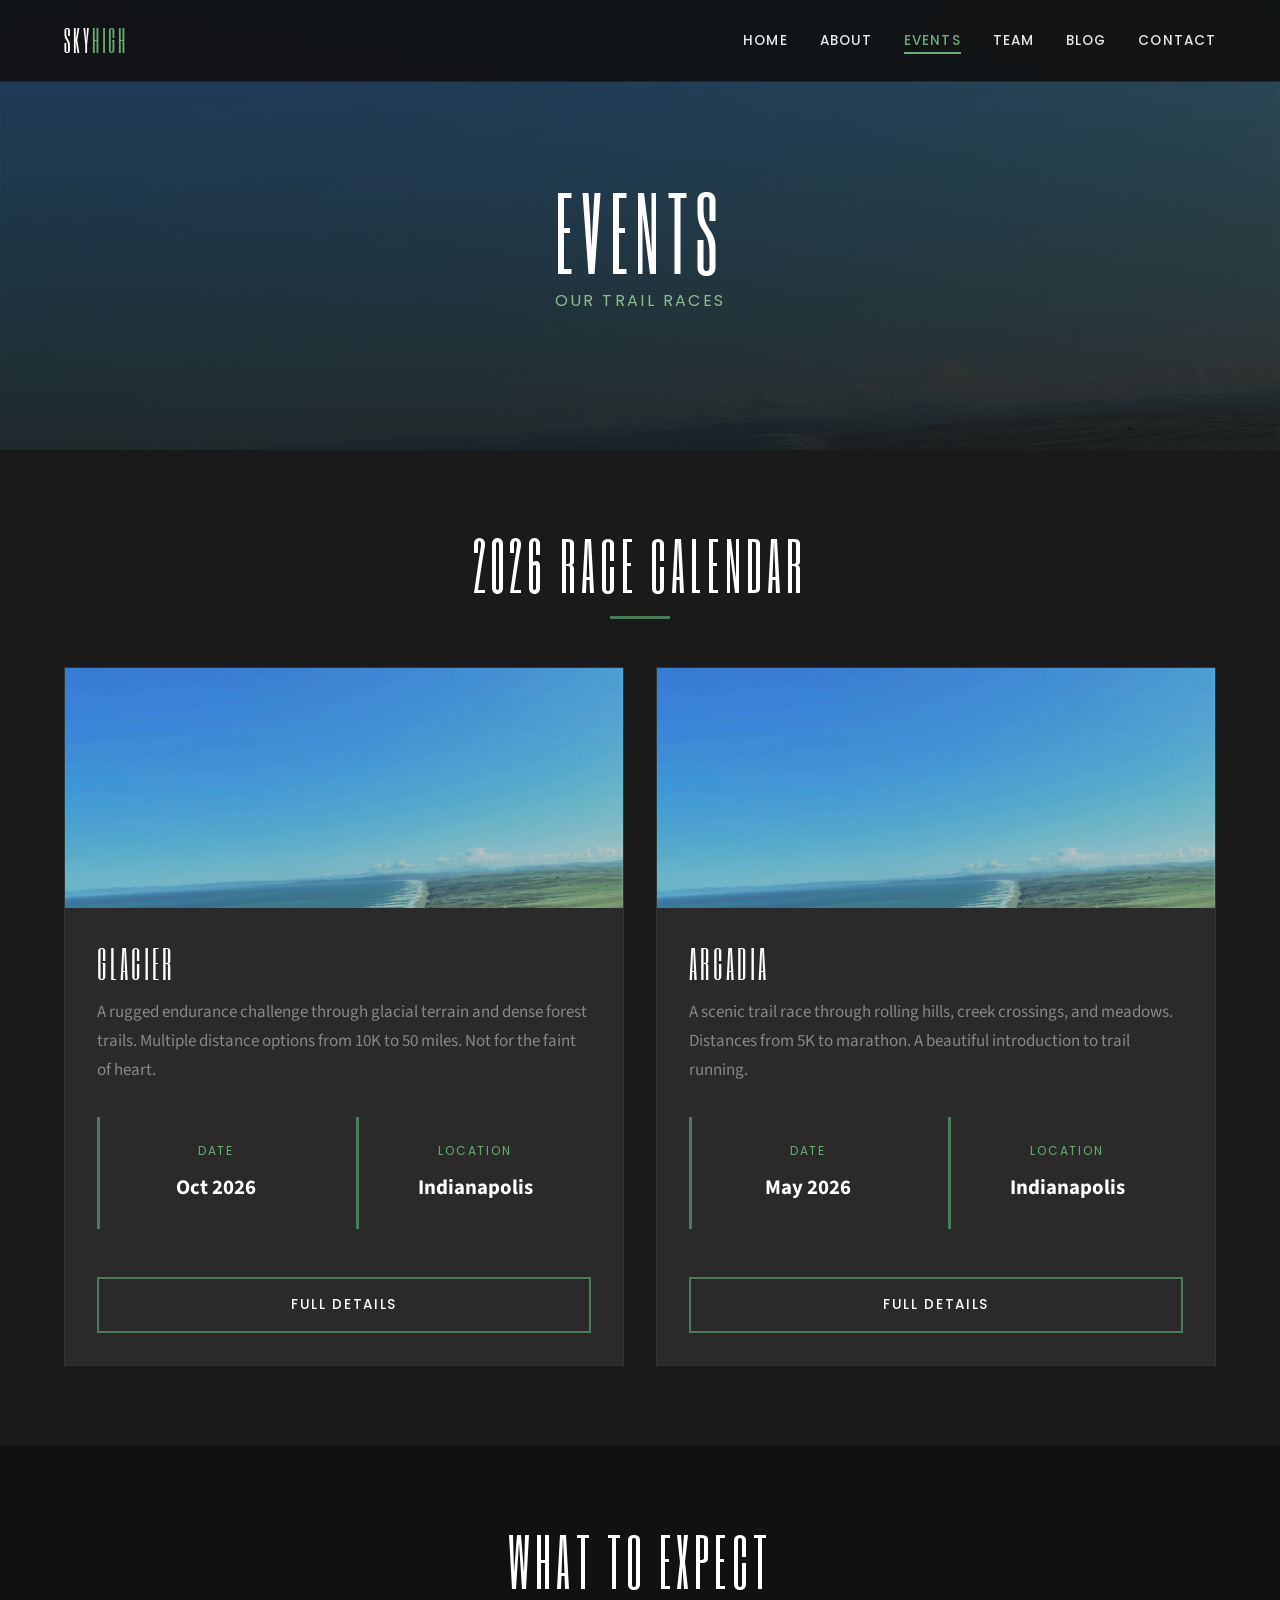
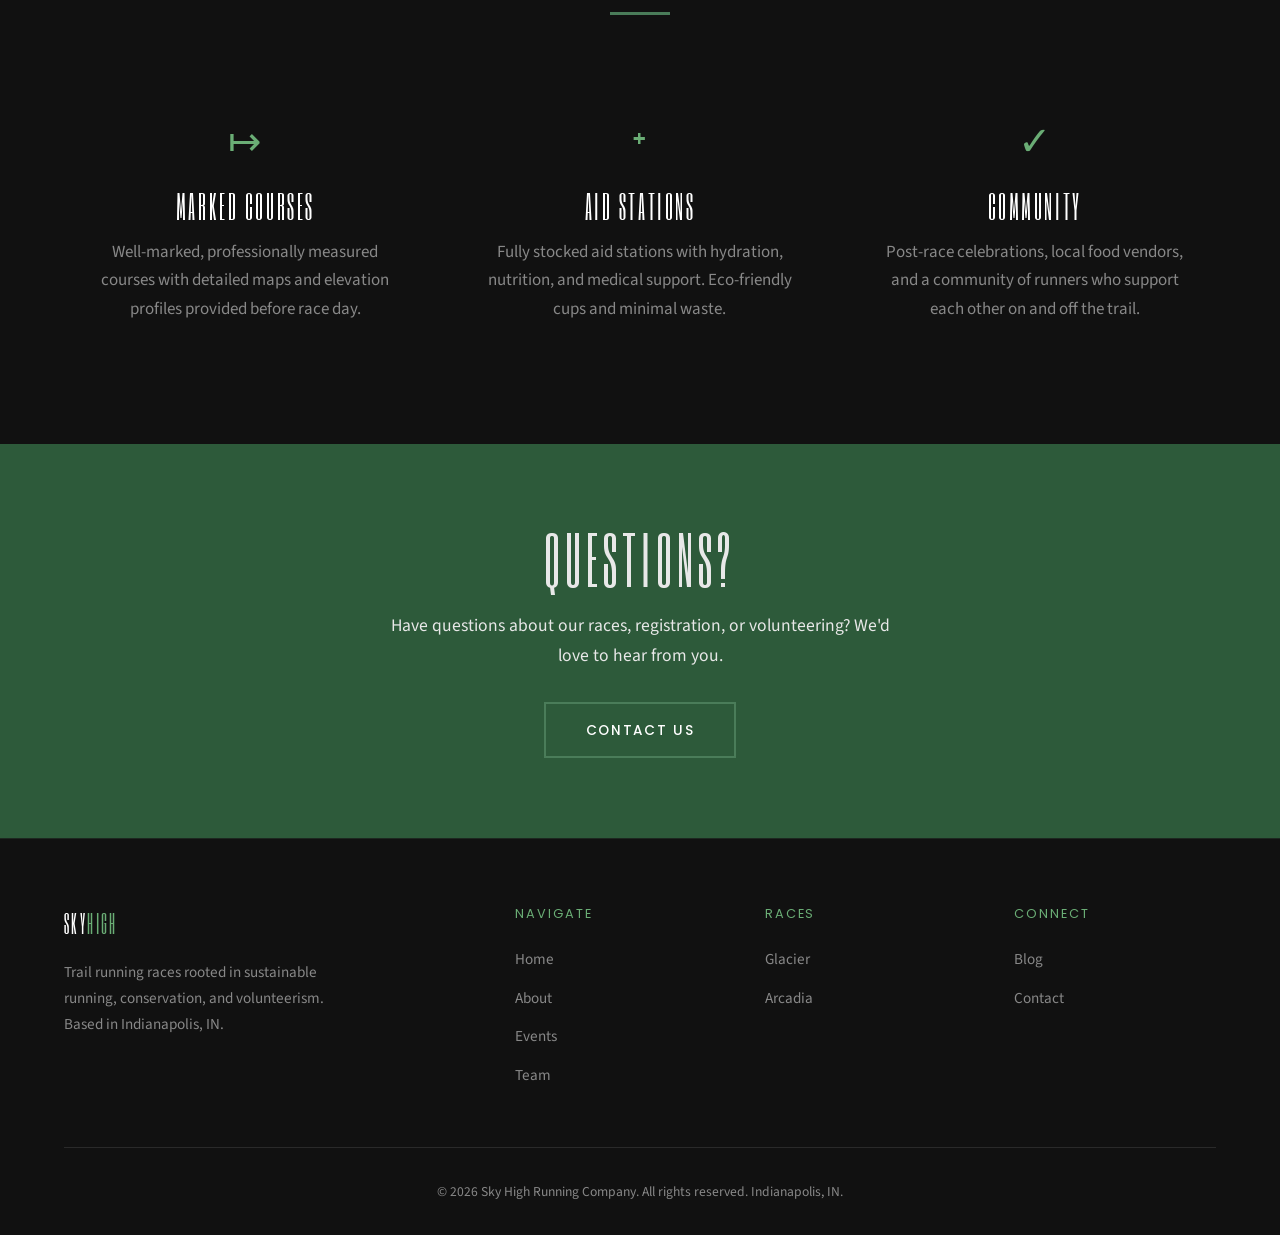
<file: events.html>
<!DOCTYPE html>
<html lang="en">
<head>
  <meta charset="UTF-8">
  <meta name="viewport" content="width=device-width, initial-scale=1.0">
  <title>Events | Sky High Running Company</title>
  <meta name="description" content="Trail running races by Sky High Running Company. Glacier and Arcadia races in Indianapolis, IN.">
  <link rel="preconnect" href="https://fonts.googleapis.com">
  <link rel="preconnect" href="https://fonts.gstatic.com" crossorigin>
  <link rel="stylesheet" href="https://fonts.googleapis.com/css2?family=Six+Caps&family=Source+Sans+Pro:wght@400;700&family=Poppins:wght@400;500;600&display=swap">
  <link rel="stylesheet" href="css/style.css">
</head>
<body>

  <header class="site-header">
    <div class="container nav-wrapper">
      <a href="index.html" class="site-logo">Sky<span>High</span></a>
      <nav>
        <ul class="nav-links" id="nav-links">
          <li><a href="index.html">Home</a></li>
          <li><a href="about.html">About</a></li>
          <li><a href="events.html" class="active">Events</a></li>
          <li><a href="team.html">Team</a></li>
          <li><a href="blog.html">Blog</a></li>
          <li><a href="contact.html">Contact</a></li>
        </ul>
      </nav>
      <button class="hamburger" id="hamburger" aria-label="Toggle navigation">
        <span></span><span></span><span></span>
      </button>
    </div>
  </header>

  <section class="page-hero">
    <div class="hero-bg">
      <img src="images/test1-282-29.jpg" alt="Trail race start line" loading="eager">
    </div>
    <div class="hero-overlay"></div>
    <div class="hero-content">
      <h1>Events</h1>
      <p>Our Trail Races</p>
    </div>
  </section>

  <section class="reveal">
    <div class="container">
      <div class="section-heading">
        <h2>2026 Race Calendar</h2>
        <div class="accent-line"></div>
      </div>
      <div class="card-grid">
        <div class="card">
          <div class="card-img">
            <img src="images/test1-282-29.jpg" alt="Glacier Trail Race">
          </div>
          <div class="card-body">
            <h3>Glacier</h3>
            <p>A rugged endurance challenge through glacial terrain and dense forest trails. Multiple distance options from 10K to 50 miles. Not for the faint of heart.</p>
            <div class="race-details">
              <div class="race-detail-item">
                <div class="label">Date</div>
                <div class="value">Oct 2026</div>
              </div>
              <div class="race-detail-item">
                <div class="label">Location</div>
                <div class="value">Indianapolis</div>
              </div>
            </div>
            <a href="glacier.html" class="btn" style="margin-top:1rem;">Full Details</a>
          </div>
        </div>
        <div class="card">
          <div class="card-img">
            <img src="images/test1-282-29-1.jpg" alt="Arcadia Trail Race">
          </div>
          <div class="card-body">
            <h3>Arcadia</h3>
            <p>A scenic trail race through rolling hills, creek crossings, and meadows. Distances from 5K to marathon. A beautiful introduction to trail running.</p>
            <div class="race-details">
              <div class="race-detail-item">
                <div class="label">Date</div>
                <div class="value">May 2026</div>
              </div>
              <div class="race-detail-item">
                <div class="label">Location</div>
                <div class="value">Indianapolis</div>
              </div>
            </div>
            <a href="arcadia.html" class="btn" style="margin-top:1rem;">Full Details</a>
          </div>
        </div>
      </div>
    </div>
  </section>

  <section class="section-dark reveal">
    <div class="container text-center">
      <div class="section-heading">
        <h2>What to Expect</h2>
        <div class="accent-line"></div>
      </div>
      <div class="values-grid">
        <div class="value-item">
          <div class="value-icon">&mapsto;</div>
          <h3>Marked Courses</h3>
          <p>Well-marked, professionally measured courses with detailed maps and elevation profiles provided before race day.</p>
        </div>
        <div class="value-item">
          <div class="value-icon">&plus;</div>
          <h3>Aid Stations</h3>
          <p>Fully stocked aid stations with hydration, nutrition, and medical support. Eco-friendly cups and minimal waste.</p>
        </div>
        <div class="value-item">
          <div class="value-icon">&check;</div>
          <h3>Community</h3>
          <p>Post-race celebrations, local food vendors, and a community of runners who support each other on and off the trail.</p>
        </div>
      </div>
    </div>
  </section>

  <section class="section-green reveal">
    <div class="container text-center">
      <h2>Questions?</h2>
      <p style="max-width:500px; margin:1rem auto 2rem; font-size:1.1rem;">Have questions about our races, registration, or volunteering? We'd love to hear from you.</p>
      <a href="contact.html" class="btn">Contact Us</a>
    </div>
  </section>

  <footer class="site-footer">
    <div class="container">
      <div class="footer-grid">
        <div class="footer-brand">
          <a href="index.html" class="site-logo">Sky<span>High</span></a>
          <p>Trail running races rooted in sustainable running, conservation, and volunteerism. Based in Indianapolis, IN.</p>
        </div>
        <div class="footer-col">
          <h4>Navigate</h4>
          <ul>
            <li><a href="index.html">Home</a></li>
            <li><a href="about.html">About</a></li>
            <li><a href="events.html">Events</a></li>
            <li><a href="team.html">Team</a></li>
          </ul>
        </div>
        <div class="footer-col">
          <h4>Races</h4>
          <ul>
            <li><a href="glacier.html">Glacier</a></li>
            <li><a href="arcadia.html">Arcadia</a></li>
          </ul>
        </div>
        <div class="footer-col">
          <h4>Connect</h4>
          <ul>
            <li><a href="blog.html">Blog</a></li>
            <li><a href="contact.html">Contact</a></li>
          </ul>
        </div>
      </div>
      <div class="footer-bottom">
        <p>&copy; 2026 Sky High Running Company. All rights reserved. Indianapolis, IN.</p>
      </div>
    </div>
  </footer>

  <script>
    document.getElementById('hamburger').addEventListener('click', function() {
      document.getElementById('nav-links').classList.toggle('active');
    });
    var revealEls = document.querySelectorAll('.reveal');
    var observer = new IntersectionObserver(function(entries) {
      entries.forEach(function(entry) {
        if (entry.isIntersecting) entry.target.classList.add('visible');
      });
    }, { threshold: 0.15 });
    revealEls.forEach(function(el) { observer.observe(el); });
  </script>

</body>
</html>
</file>
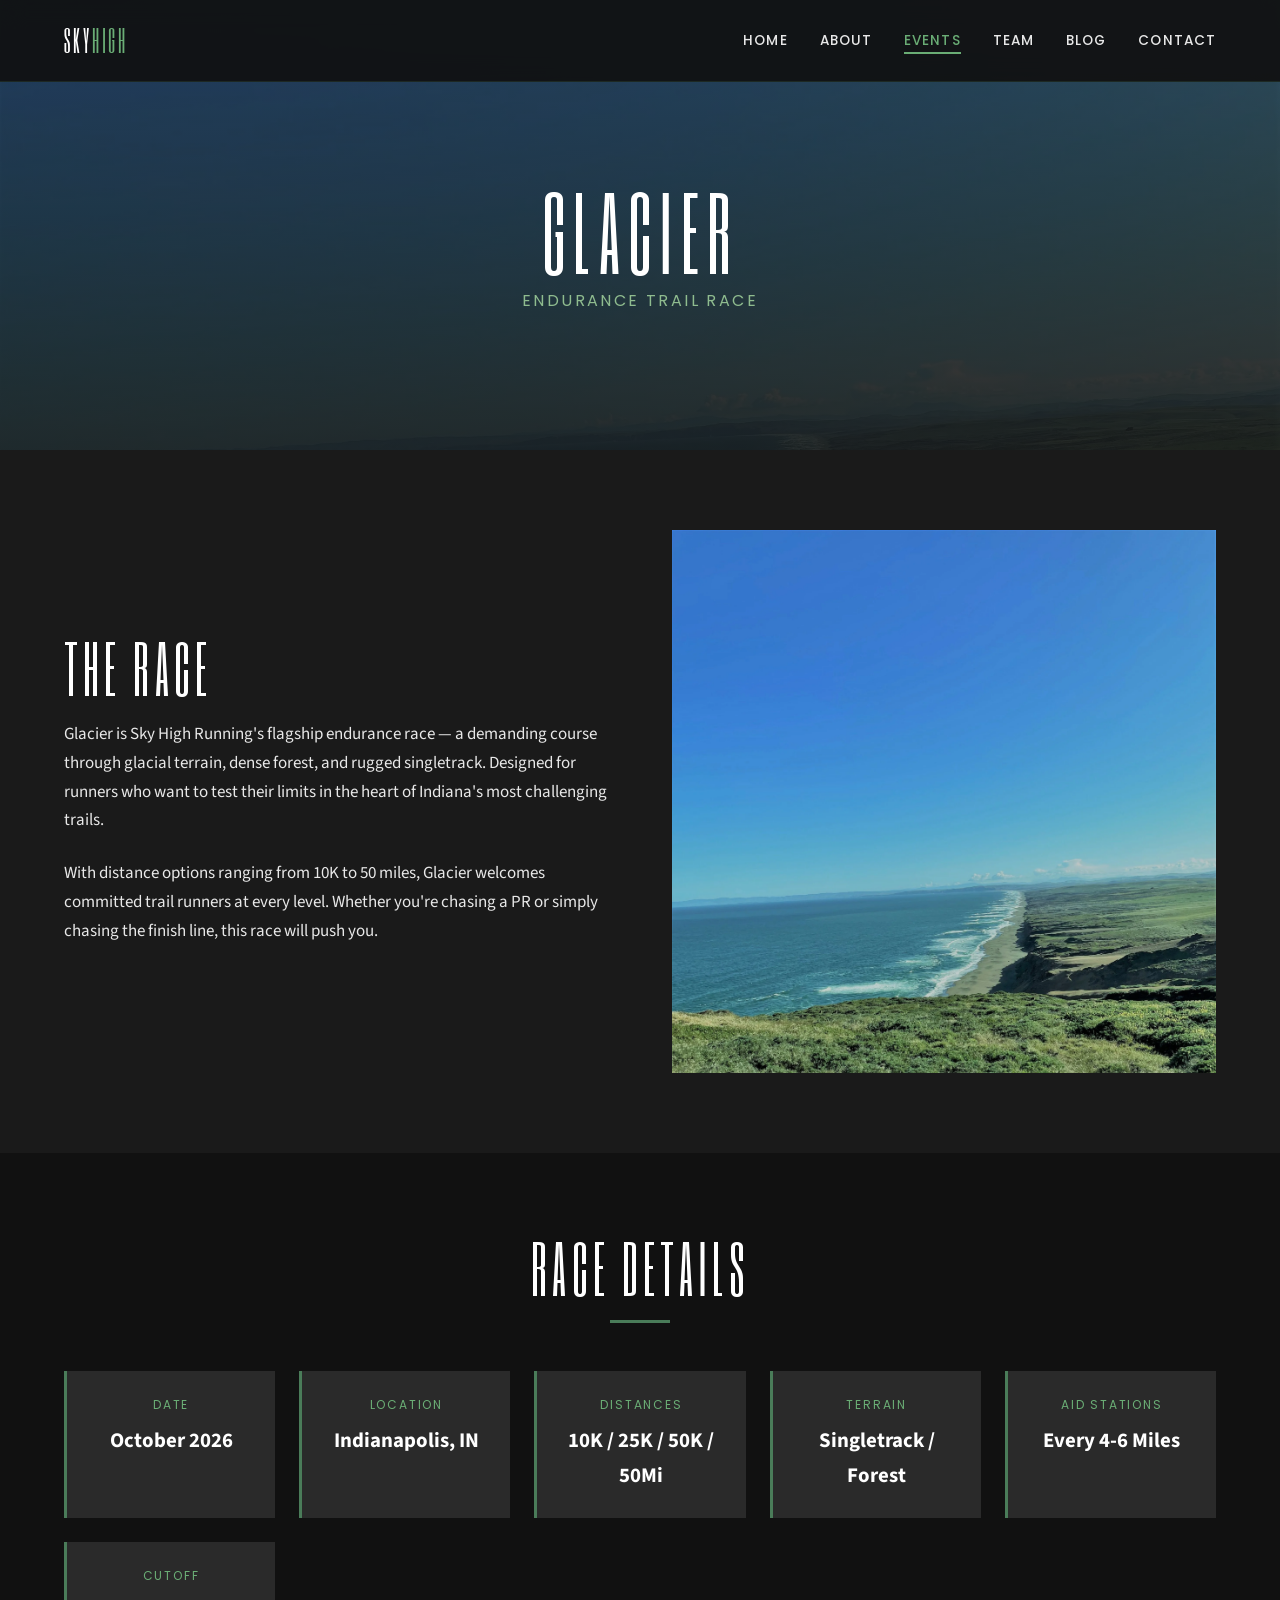
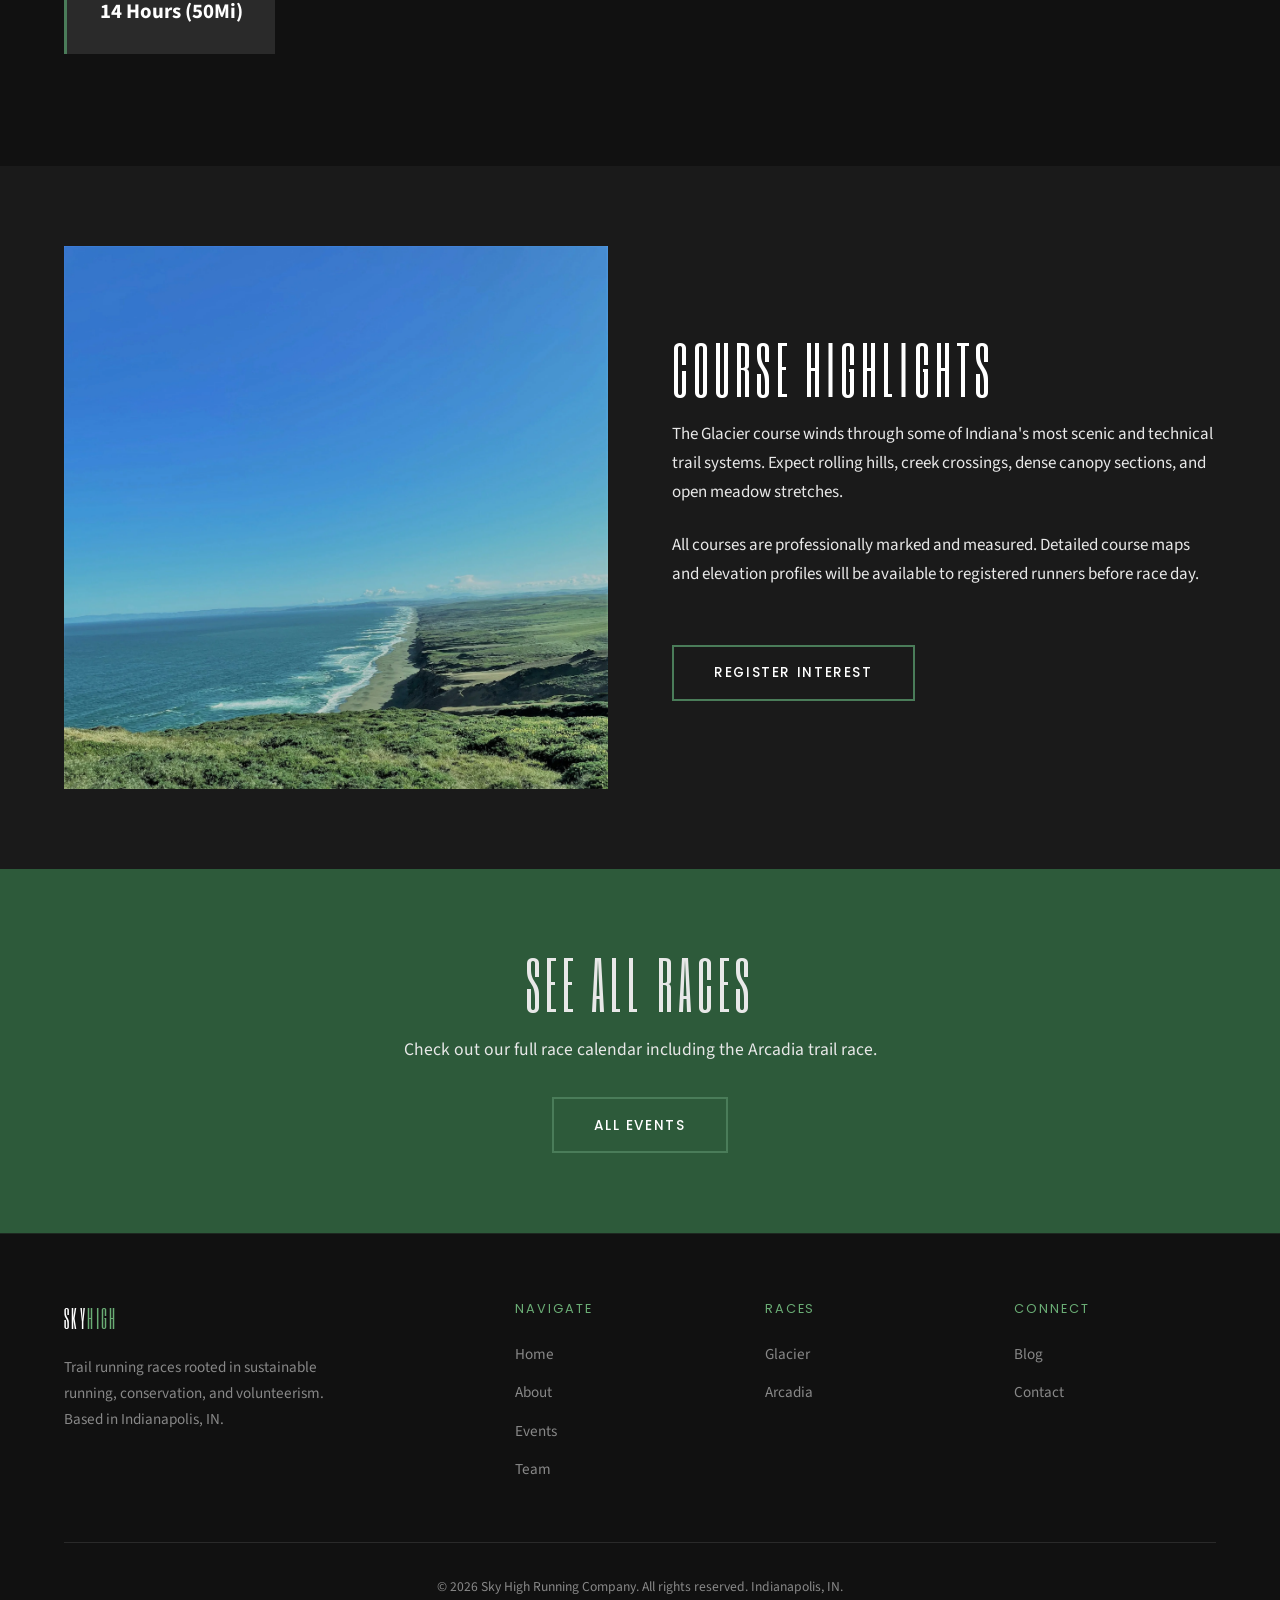
<file: glacier.html>
<!DOCTYPE html>
<html lang="en">
<head>
  <meta charset="UTF-8">
  <meta name="viewport" content="width=device-width, initial-scale=1.0">
  <title>Glacier Race | Sky High Running Company</title>
  <meta name="description" content="Glacier - a rugged trail endurance race by Sky High Running Company in Indianapolis, IN.">
  <link rel="preconnect" href="https://fonts.googleapis.com">
  <link rel="preconnect" href="https://fonts.gstatic.com" crossorigin>
  <link rel="stylesheet" href="https://fonts.googleapis.com/css2?family=Six+Caps&family=Source+Sans+Pro:wght@400;700&family=Poppins:wght@400;500;600&display=swap">
  <link rel="stylesheet" href="css/style.css">
</head>
<body>

  <header class="site-header">
    <div class="container nav-wrapper">
      <a href="index.html" class="site-logo">Sky<span>High</span></a>
      <nav>
        <ul class="nav-links" id="nav-links">
          <li><a href="index.html">Home</a></li>
          <li><a href="about.html">About</a></li>
          <li><a href="events.html" class="active">Events</a></li>
          <li><a href="team.html">Team</a></li>
          <li><a href="blog.html">Blog</a></li>
          <li><a href="contact.html">Contact</a></li>
        </ul>
      </nav>
      <button class="hamburger" id="hamburger" aria-label="Toggle navigation">
        <span></span><span></span><span></span>
      </button>
    </div>
  </header>

  <section class="page-hero">
    <div class="hero-bg">
      <img src="images/test1-282-29.jpg" alt="Glacier race terrain" loading="eager">
    </div>
    <div class="hero-overlay"></div>
    <div class="hero-content">
      <h1>Glacier</h1>
      <p>Endurance Trail Race</p>
    </div>
  </section>

  <section class="reveal">
    <div class="container">
      <div class="two-col">
        <div class="two-col-text">
          <h2>The Race</h2>
          <p>Glacier is Sky High Running's flagship endurance race &mdash; a demanding course through glacial terrain, dense forest, and rugged singletrack. Designed for runners who want to test their limits in the heart of Indiana's most challenging trails.</p>
          <p>With distance options ranging from 10K to 50 miles, Glacier welcomes committed trail runners at every level. Whether you're chasing a PR or simply chasing the finish line, this race will push you.</p>
        </div>
        <div>
          <img src="images/test1-282-29.jpg" alt="Glacier trail course" style="width:100%;">
        </div>
      </div>
    </div>
  </section>

  <section class="section-dark reveal">
    <div class="container">
      <div class="section-heading">
        <h2>Race Details</h2>
        <div class="accent-line"></div>
      </div>
      <div class="race-details">
        <div class="race-detail-item">
          <div class="label">Date</div>
          <div class="value">October 2026</div>
        </div>
        <div class="race-detail-item">
          <div class="label">Location</div>
          <div class="value">Indianapolis, IN</div>
        </div>
        <div class="race-detail-item">
          <div class="label">Distances</div>
          <div class="value">10K / 25K / 50K / 50Mi</div>
        </div>
        <div class="race-detail-item">
          <div class="label">Terrain</div>
          <div class="value">Singletrack / Forest</div>
        </div>
        <div class="race-detail-item">
          <div class="label">Aid Stations</div>
          <div class="value">Every 4-6 Miles</div>
        </div>
        <div class="race-detail-item">
          <div class="label">Cutoff</div>
          <div class="value">14 Hours (50Mi)</div>
        </div>
      </div>
    </div>
  </section>

  <section class="reveal">
    <div class="container">
      <div class="two-col reverse">
        <div class="two-col-text">
          <h2>Course Highlights</h2>
          <p>The Glacier course winds through some of Indiana's most scenic and technical trail systems. Expect rolling hills, creek crossings, dense canopy sections, and open meadow stretches.</p>
          <p>All courses are professionally marked and measured. Detailed course maps and elevation profiles will be available to registered runners before race day.</p>
          <a href="contact.html" class="btn mt-2">Register Interest</a>
        </div>
        <div>
          <img src="images/test1-282-29-1.jpg" alt="Glacier course scenery" style="width:100%;">
        </div>
      </div>
    </div>
  </section>

  <section class="section-green reveal">
    <div class="container text-center">
      <h2>See All Races</h2>
      <p style="max-width:500px; margin:1rem auto 2rem; font-size:1.1rem;">Check out our full race calendar including the Arcadia trail race.</p>
      <a href="events.html" class="btn">All Events</a>
    </div>
  </section>

  <footer class="site-footer">
    <div class="container">
      <div class="footer-grid">
        <div class="footer-brand">
          <a href="index.html" class="site-logo">Sky<span>High</span></a>
          <p>Trail running races rooted in sustainable running, conservation, and volunteerism. Based in Indianapolis, IN.</p>
        </div>
        <div class="footer-col">
          <h4>Navigate</h4>
          <ul>
            <li><a href="index.html">Home</a></li>
            <li><a href="about.html">About</a></li>
            <li><a href="events.html">Events</a></li>
            <li><a href="team.html">Team</a></li>
          </ul>
        </div>
        <div class="footer-col">
          <h4>Races</h4>
          <ul>
            <li><a href="glacier.html">Glacier</a></li>
            <li><a href="arcadia.html">Arcadia</a></li>
          </ul>
        </div>
        <div class="footer-col">
          <h4>Connect</h4>
          <ul>
            <li><a href="blog.html">Blog</a></li>
            <li><a href="contact.html">Contact</a></li>
          </ul>
        </div>
      </div>
      <div class="footer-bottom">
        <p>&copy; 2026 Sky High Running Company. All rights reserved. Indianapolis, IN.</p>
      </div>
    </div>
  </footer>

  <script>
    document.getElementById('hamburger').addEventListener('click', function() {
      document.getElementById('nav-links').classList.toggle('active');
    });
    var revealEls = document.querySelectorAll('.reveal');
    var observer = new IntersectionObserver(function(entries) {
      entries.forEach(function(entry) {
        if (entry.isIntersecting) entry.target.classList.add('visible');
      });
    }, { threshold: 0.15 });
    revealEls.forEach(function(el) { observer.observe(el); });
  </script>

</body>
</html>
</file>
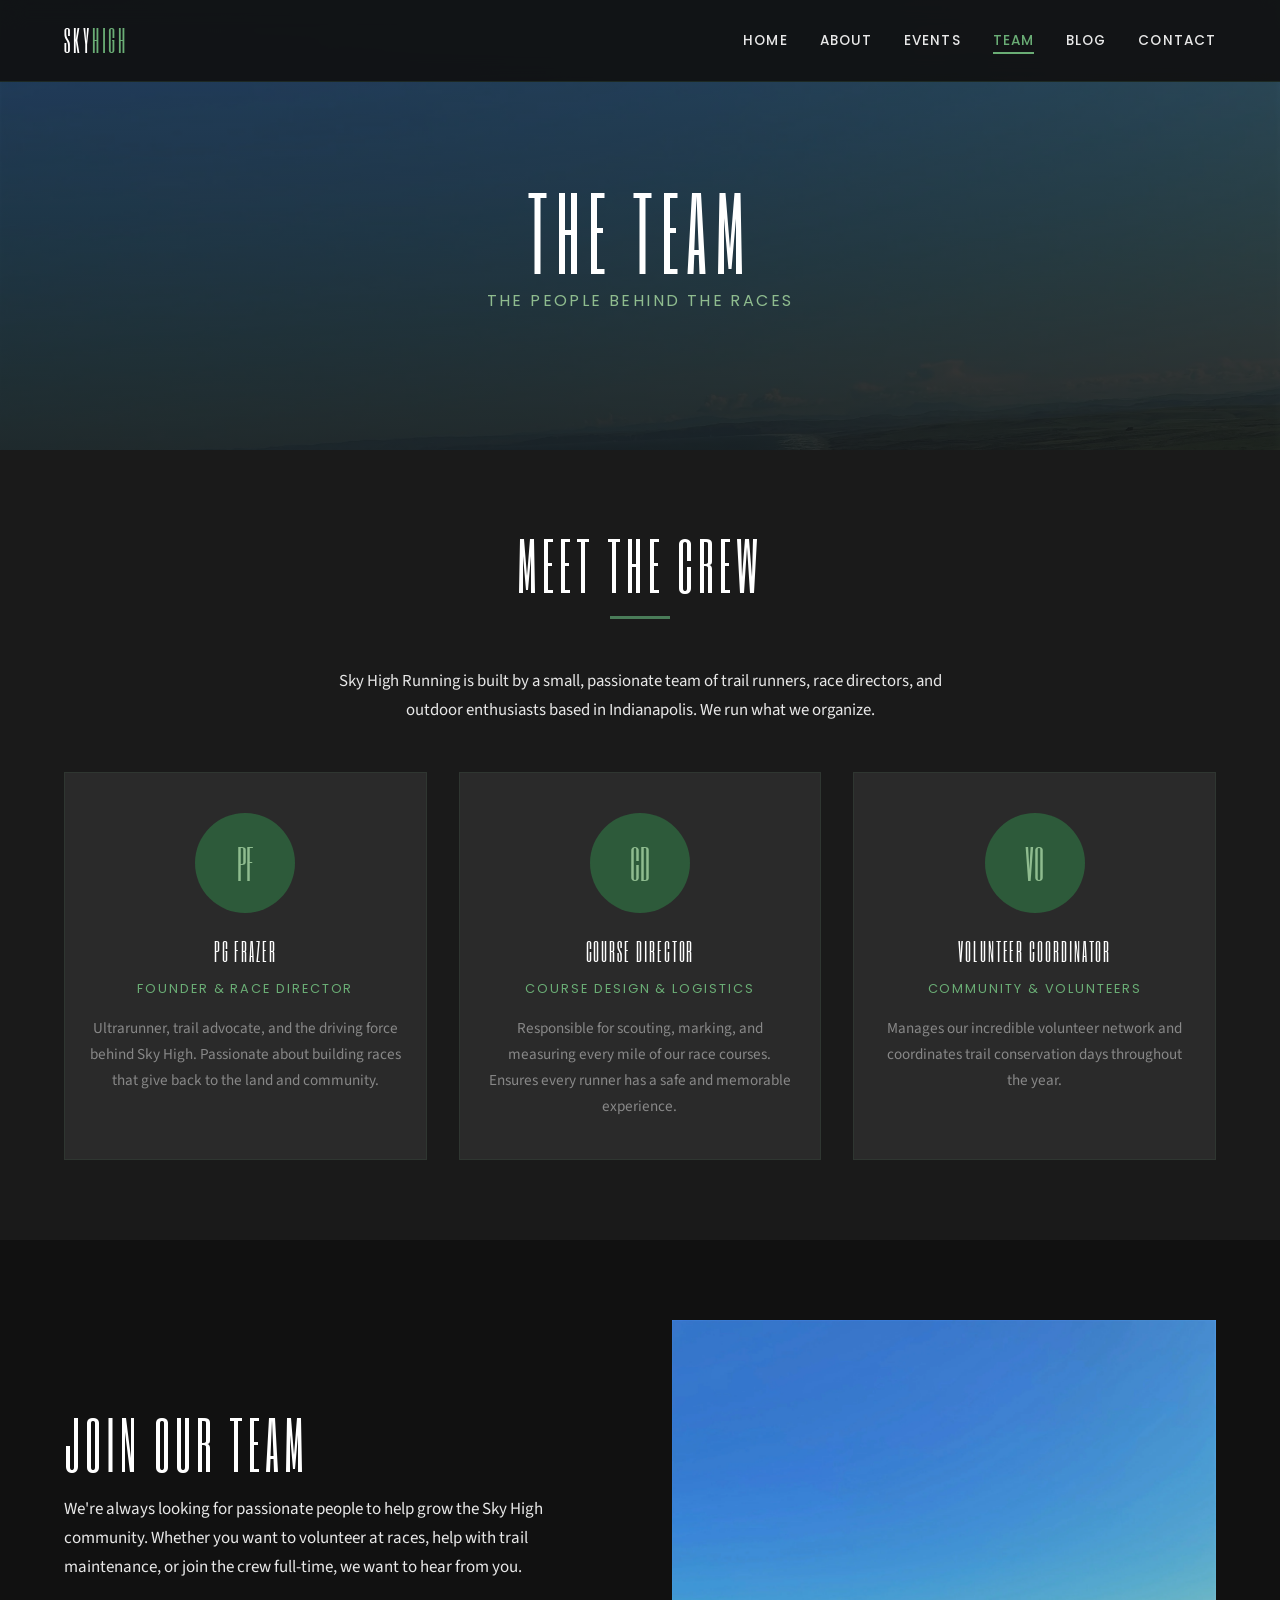
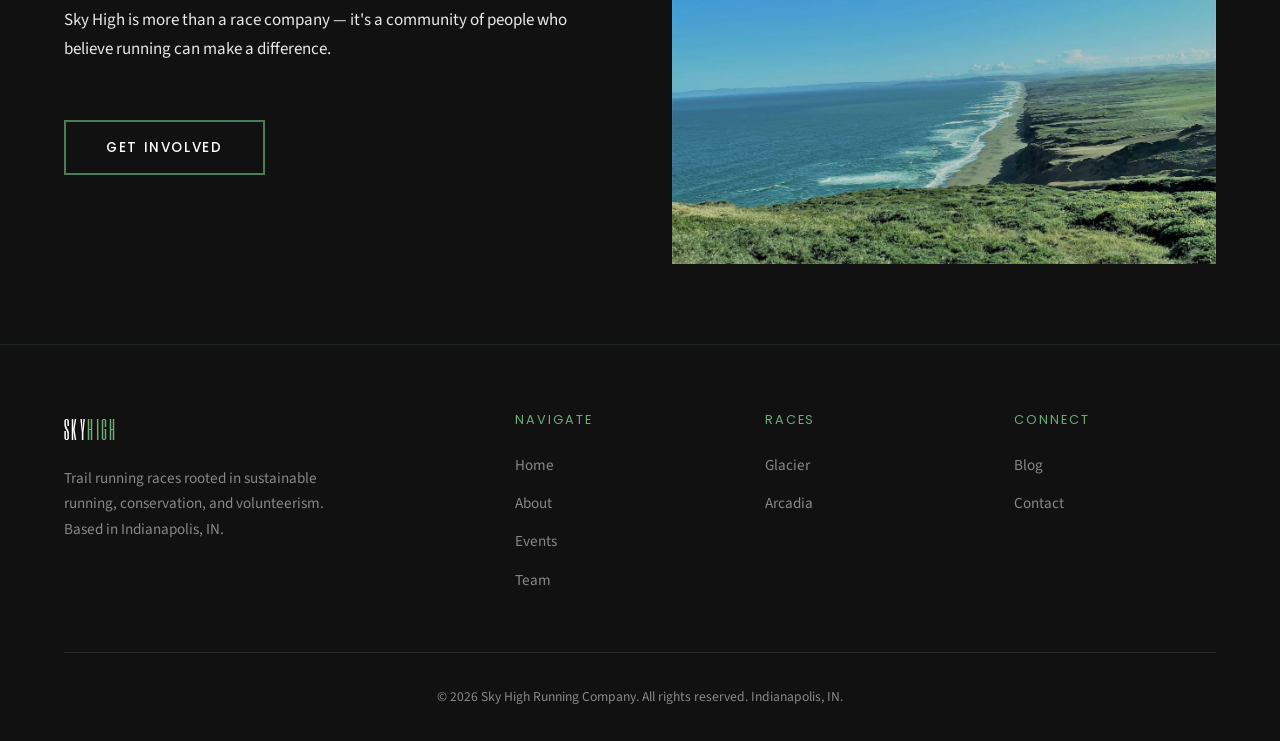
<file: team.html>
<!DOCTYPE html>
<html lang="en">
<head>
  <meta charset="UTF-8">
  <meta name="viewport" content="width=device-width, initial-scale=1.0">
  <title>Team | Sky High Running Company</title>
  <meta name="description" content="Meet the team behind Sky High Running Company's trail races in Indianapolis.">
  <link rel="preconnect" href="https://fonts.googleapis.com">
  <link rel="preconnect" href="https://fonts.gstatic.com" crossorigin>
  <link rel="stylesheet" href="https://fonts.googleapis.com/css2?family=Six+Caps&family=Source+Sans+Pro:wght@400;700&family=Poppins:wght@400;500;600&display=swap">
  <link rel="stylesheet" href="css/style.css">
</head>
<body>

  <header class="site-header">
    <div class="container nav-wrapper">
      <a href="index.html" class="site-logo">Sky<span>High</span></a>
      <nav>
        <ul class="nav-links" id="nav-links">
          <li><a href="index.html">Home</a></li>
          <li><a href="about.html">About</a></li>
          <li><a href="events.html">Events</a></li>
          <li><a href="team.html" class="active">Team</a></li>
          <li><a href="blog.html">Blog</a></li>
          <li><a href="contact.html">Contact</a></li>
        </ul>
      </nav>
      <button class="hamburger" id="hamburger" aria-label="Toggle navigation">
        <span></span><span></span><span></span>
      </button>
    </div>
  </header>

  <section class="page-hero">
    <div class="hero-bg">
      <img src="images/test1-282-29.jpg" alt="Sky High Running team" loading="eager">
    </div>
    <div class="hero-overlay"></div>
    <div class="hero-content">
      <h1>The Team</h1>
      <p>The People Behind the Races</p>
    </div>
  </section>

  <section class="reveal">
    <div class="container">
      <div class="section-heading">
        <h2>Meet the Crew</h2>
        <div class="accent-line"></div>
      </div>
      <p class="text-center" style="max-width:650px; margin:0 auto 3rem; font-size:1.05rem;">
        Sky High Running is built by a small, passionate team of trail runners, race directors, and outdoor enthusiasts based in Indianapolis. We run what we organize.
      </p>
      <div class="team-grid">
        <div class="team-card">
          <div class="team-avatar">PF</div>
          <h3>PG Frazer</h3>
          <div class="role">Founder &amp; Race Director</div>
          <p>Ultrarunner, trail advocate, and the driving force behind Sky High. Passionate about building races that give back to the land and community.</p>
        </div>
        <div class="team-card">
          <div class="team-avatar">CD</div>
          <h3>Course Director</h3>
          <div class="role">Course Design &amp; Logistics</div>
          <p>Responsible for scouting, marking, and measuring every mile of our race courses. Ensures every runner has a safe and memorable experience.</p>
        </div>
        <div class="team-card">
          <div class="team-avatar">VO</div>
          <h3>Volunteer Coordinator</h3>
          <div class="role">Community &amp; Volunteers</div>
          <p>Manages our incredible volunteer network and coordinates trail conservation days throughout the year.</p>
        </div>
      </div>
    </div>
  </section>

  <section class="section-dark reveal">
    <div class="container">
      <div class="two-col">
        <div class="two-col-text">
          <h2>Join Our Team</h2>
          <p>We're always looking for passionate people to help grow the Sky High community. Whether you want to volunteer at races, help with trail maintenance, or join the crew full-time, we want to hear from you.</p>
          <p>Sky High is more than a race company &mdash; it's a community of people who believe running can make a difference.</p>
          <a href="contact.html" class="btn mt-2">Get Involved</a>
        </div>
        <div>
          <img src="images/test1-282-29-1.jpg" alt="Trail volunteers" style="width:100%;">
        </div>
      </div>
    </div>
  </section>

  <footer class="site-footer">
    <div class="container">
      <div class="footer-grid">
        <div class="footer-brand">
          <a href="index.html" class="site-logo">Sky<span>High</span></a>
          <p>Trail running races rooted in sustainable running, conservation, and volunteerism. Based in Indianapolis, IN.</p>
        </div>
        <div class="footer-col">
          <h4>Navigate</h4>
          <ul>
            <li><a href="index.html">Home</a></li>
            <li><a href="about.html">About</a></li>
            <li><a href="events.html">Events</a></li>
            <li><a href="team.html">Team</a></li>
          </ul>
        </div>
        <div class="footer-col">
          <h4>Races</h4>
          <ul>
            <li><a href="glacier.html">Glacier</a></li>
            <li><a href="arcadia.html">Arcadia</a></li>
          </ul>
        </div>
        <div class="footer-col">
          <h4>Connect</h4>
          <ul>
            <li><a href="blog.html">Blog</a></li>
            <li><a href="contact.html">Contact</a></li>
          </ul>
        </div>
      </div>
      <div class="footer-bottom">
        <p>&copy; 2026 Sky High Running Company. All rights reserved. Indianapolis, IN.</p>
      </div>
    </div>
  </footer>

  <script>
    document.getElementById('hamburger').addEventListener('click', function() {
      document.getElementById('nav-links').classList.toggle('active');
    });
    var revealEls = document.querySelectorAll('.reveal');
    var observer = new IntersectionObserver(function(entries) {
      entries.forEach(function(entry) {
        if (entry.isIntersecting) entry.target.classList.add('visible');
      });
    }, { threshold: 0.15 });
    revealEls.forEach(function(el) { observer.observe(el); });
  </script>

</body>
</html>
</file>
<file: css/style.css>
/* ============================================
   SKY HIGH RUNNING COMPANY - skyhigh.run
   Dark Athletic Aesthetic | Greens & Grays
   ============================================ */

/* --- Reset & Base --- */
*, *::before, *::after { box-sizing: border-box; margin: 0; padding: 0; }

:root {
  --dark: #1a1a1a;
  --darker: #111111;
  --gray: #2a2a2a;
  --gray-mid: #444444;
  --gray-light: #888888;
  --off-white: #e8e8e8;
  --white: #ffffff;
  --green: #4a7c59;
  --green-light: #6aad75;
  --green-dark: #2d5a3a;
  --green-accent: #8fbc8f;
  --font-heading: 'Six Caps', sans-serif;
  --font-body: 'Source Sans Pro', sans-serif;
  --font-nav: 'Poppins', sans-serif;
  --max-width: 1200px;
  --transition: 0.3s ease;
}

html { scroll-behavior: smooth; }

body {
  font-family: var(--font-body);
  background: var(--dark);
  color: var(--off-white);
  line-height: 1.7;
  font-size: 17px;
  -webkit-font-smoothing: antialiased;
}

a { color: var(--green-light); text-decoration: none; transition: color var(--transition); }
a:hover { color: var(--green-accent); }

img { max-width: 100%; height: auto; display: block; }

h1, h2, h3, h4 { font-family: var(--font-heading); font-weight: 400; letter-spacing: 0.08em; text-transform: uppercase; }
h1 { font-size: clamp(3rem, 8vw, 6rem); line-height: 1; }
h2 { font-size: clamp(2rem, 5vw, 4rem); line-height: 1.1; margin-bottom: 1rem; }
h3 { font-size: clamp(1.5rem, 3vw, 2.5rem); line-height: 1.2; margin-bottom: 0.75rem; }

.container { width: 90%; max-width: var(--max-width); margin: 0 auto; }

/* --- Header / Nav --- */
.site-header {
  position: fixed;
  top: 0;
  left: 0;
  right: 0;
  z-index: 1000;
  background: rgba(17, 17, 17, 0.92);
  backdrop-filter: blur(12px);
  -webkit-backdrop-filter: blur(12px);
  border-bottom: 1px solid rgba(74, 124, 89, 0.2);
}

.nav-wrapper {
  display: flex;
  align-items: center;
  justify-content: space-between;
  padding: 1rem 0;
}

.site-logo {
  font-family: var(--font-heading);
  font-size: 1.8rem;
  color: var(--white);
  text-transform: uppercase;
  letter-spacing: 0.1em;
  text-decoration: none;
}

.site-logo span { color: var(--green-light); }

.nav-links {
  display: flex;
  list-style: none;
  gap: 2rem;
  align-items: center;
}

.nav-links a {
  font-family: var(--font-nav);
  font-size: 0.85rem;
  font-weight: 500;
  color: var(--off-white);
  text-transform: uppercase;
  letter-spacing: 0.08em;
  position: relative;
  padding: 0.25rem 0;
}

.nav-links a::after {
  content: '';
  position: absolute;
  bottom: 0;
  left: 0;
  width: 0;
  height: 2px;
  background: var(--green-light);
  transition: width var(--transition);
}

.nav-links a:hover::after,
.nav-links a.active::after { width: 100%; }
.nav-links a:hover { color: var(--white); }
.nav-links a.active { color: var(--green-light); }

/* Hamburger */
.hamburger {
  display: none;
  flex-direction: column;
  cursor: pointer;
  gap: 5px;
  background: none;
  border: none;
  padding: 0.5rem;
}
.hamburger span {
  width: 24px;
  height: 2px;
  background: var(--off-white);
  transition: var(--transition);
}

/* --- Hero --- */
.hero {
  position: relative;
  min-height: 100vh;
  display: flex;
  align-items: center;
  justify-content: center;
  text-align: center;
  overflow: hidden;
}

.hero-bg {
  position: absolute;
  inset: 0;
  z-index: 0;
}

.hero-bg img {
  width: 100%;
  height: 100%;
  object-fit: cover;
}

.hero-overlay {
  position: absolute;
  inset: 0;
  background: linear-gradient(
    to bottom,
    rgba(17, 17, 17, 0.5) 0%,
    rgba(17, 17, 17, 0.3) 50%,
    rgba(17, 17, 17, 0.8) 100%
  );
}

.hero-content {
  position: relative;
  z-index: 1;
  padding: 2rem;
}

.hero h1 { color: var(--white); margin-bottom: 1rem; }
.hero .tagline {
  font-family: var(--font-nav);
  font-size: clamp(1rem, 2.5vw, 1.4rem);
  color: var(--green-accent);
  letter-spacing: 0.3em;
  text-transform: uppercase;
  margin-bottom: 2rem;
}
.hero .subtitle {
  font-size: 1.1rem;
  color: var(--off-white);
  max-width: 600px;
  margin: 0 auto 2.5rem;
  opacity: 0.9;
}

/* --- Page Hero (shorter) --- */
.page-hero {
  position: relative;
  min-height: 50vh;
  display: flex;
  align-items: center;
  justify-content: center;
  text-align: center;
  overflow: hidden;
}

.page-hero .hero-bg,
.page-hero .hero-overlay { position: absolute; inset: 0; }

.page-hero .hero-bg img { width: 100%; height: 100%; object-fit: cover; }

.page-hero .hero-overlay {
  background: linear-gradient(
    to bottom,
    rgba(17, 17, 17, 0.6),
    rgba(17, 17, 17, 0.85)
  );
}

.page-hero .hero-content { position: relative; z-index: 1; padding: 6rem 2rem 3rem; }
.page-hero h1 { color: var(--white); margin-bottom: 0.5rem; }
.page-hero p {
  font-family: var(--font-nav);
  color: var(--green-accent);
  font-size: 1rem;
  letter-spacing: 0.15em;
  text-transform: uppercase;
}

/* --- Buttons --- */
.btn {
  display: inline-block;
  font-family: var(--font-nav);
  font-size: 0.85rem;
  font-weight: 500;
  text-transform: uppercase;
  letter-spacing: 0.12em;
  padding: 0.9rem 2.5rem;
  border: 2px solid var(--green);
  color: var(--white);
  background: transparent;
  transition: all var(--transition);
  cursor: pointer;
}

.btn:hover {
  background: var(--green);
  color: var(--white);
  border-color: var(--green);
}

.btn-primary {
  background: var(--green);
  border-color: var(--green);
  color: var(--white);
}

.btn-primary:hover {
  background: var(--green-dark);
  border-color: var(--green-dark);
}

/* --- Sections --- */
section { padding: 5rem 0; }

.section-dark { background: var(--darker); }
.section-green { background: var(--green-dark); }

.section-heading {
  text-align: center;
  margin-bottom: 3rem;
}

.section-heading h2 { color: var(--white); }

.section-heading .accent-line {
  width: 60px;
  height: 3px;
  background: var(--green);
  margin: 1rem auto 0;
}

/* --- Cards --- */
.card-grid {
  display: grid;
  grid-template-columns: repeat(auto-fit, minmax(320px, 1fr));
  gap: 2rem;
}

.card {
  background: var(--gray);
  border: 1px solid rgba(74, 124, 89, 0.15);
  overflow: hidden;
  transition: transform var(--transition), border-color var(--transition);
}

.card:hover {
  transform: translateY(-4px);
  border-color: var(--green);
}

.card-img {
  height: 240px;
  overflow: hidden;
}

.card-img img {
  width: 100%;
  height: 100%;
  object-fit: cover;
  transition: transform 0.6s ease;
}

.card:hover .card-img img { transform: scale(1.05); }

.card-body { padding: 2rem; }

.card-body h3 { color: var(--white); }

.card-body p {
  color: var(--gray-light);
  margin-bottom: 1.5rem;
}

.card-body .btn { width: 100%; text-align: center; }

/* --- Race Detail --- */
.race-details {
  display: grid;
  grid-template-columns: repeat(auto-fit, minmax(200px, 1fr));
  gap: 1.5rem;
  margin: 2rem 0;
}

.race-detail-item {
  background: var(--gray);
  padding: 1.5rem;
  text-align: center;
  border-left: 3px solid var(--green);
}

.race-detail-item .label {
  font-family: var(--font-nav);
  font-size: 0.75rem;
  text-transform: uppercase;
  letter-spacing: 0.15em;
  color: var(--green-light);
  margin-bottom: 0.5rem;
}

.race-detail-item .value {
  font-size: 1.3rem;
  font-weight: 700;
  color: var(--white);
}

/* --- Two Column Layout --- */
.two-col {
  display: grid;
  grid-template-columns: 1fr 1fr;
  gap: 4rem;
  align-items: center;
}

.two-col.reverse { direction: rtl; }
.two-col.reverse > * { direction: ltr; }

.two-col img { width: 100%; }

.two-col-text h2 { color: var(--white); }
.two-col-text p { margin-bottom: 1.5rem; color: var(--off-white); }

/* --- About Banner (Full-Width Image + Text Overlay) --- */
.about-banner {
  position: relative;
  min-height: 70vh;
  display: flex;
  align-items: center;
  overflow: hidden;
  padding: 0;
}

.about-banner-bg {
  position: absolute;
  inset: 0;
  z-index: 0;
}

.about-banner-bg img {
  width: 100%;
  height: 100%;
  object-fit: cover;
  transition: transform 6s ease;
}

.about-banner:hover .about-banner-bg img {
  transform: scale(1.04);
}

.about-banner-overlay {
  position: absolute;
  inset: 0;
  z-index: 1;
  background: linear-gradient(
    to right,
    rgba(17, 17, 17, 0.88) 0%,
    rgba(17, 17, 17, 0.65) 40%,
    rgba(17, 17, 17, 0.15) 100%
  );
}

.about-banner-overlay--green {
  background: linear-gradient(
    to left,
    rgba(45, 90, 58, 0.90) 0%,
    rgba(45, 90, 58, 0.60) 40%,
    rgba(17, 17, 17, 0.20) 100%
  );
}

.about-banner-content {
  position: relative;
  z-index: 2;
  max-width: 550px;
  padding: 4rem 5%;
}

.about-banner-content--right {
  margin-left: auto;
  text-align: right;
}

.about-banner-content h2 { color: var(--white); }
.about-banner-content p { margin-bottom: 1.5rem; color: var(--off-white); line-height: 1.8; font-size: 1.05rem; }

/* Scroll reveal — starts hidden, revealed by JS */
.reveal {
  opacity: 0;
  transform: translateY(40px);
  transition: opacity 0.9s ease, transform 0.9s ease;
}
.reveal.visible {
  opacity: 1;
  transform: translateY(0);
}

/* Stagger children inside philosophy section */
.reveal .value-item {
  opacity: 0;
  transform: translateY(30px);
  transition: opacity 0.6s ease, transform 0.6s ease;
}
.reveal.visible .value-item:nth-child(1) { opacity: 1; transform: translateY(0); transition-delay: 0.1s; }
.reveal.visible .value-item:nth-child(2) { opacity: 1; transform: translateY(0); transition-delay: 0.25s; }
.reveal.visible .value-item:nth-child(3) { opacity: 1; transform: translateY(0); transition-delay: 0.4s; }

/* --- Team --- */
.team-grid {
  display: grid;
  grid-template-columns: repeat(auto-fit, minmax(250px, 1fr));
  gap: 2rem;
}

.team-card {
  text-align: center;
  padding: 2.5rem 1.5rem;
  background: var(--gray);
  border: 1px solid rgba(74, 124, 89, 0.15);
  transition: border-color var(--transition);
}

.team-card:hover { border-color: var(--green); }

.team-avatar {
  width: 100px;
  height: 100px;
  border-radius: 50%;
  background: var(--green-dark);
  margin: 0 auto 1.5rem;
  display: flex;
  align-items: center;
  justify-content: center;
  font-family: var(--font-heading);
  font-size: 2.5rem;
  color: var(--green-accent);
}

.team-card h3 { font-size: 1.5rem; color: var(--white); }
.team-card .role {
  font-family: var(--font-nav);
  font-size: 0.8rem;
  text-transform: uppercase;
  letter-spacing: 0.15em;
  color: var(--green-light);
  margin-bottom: 1rem;
}
.team-card p { color: var(--gray-light); font-size: 0.95rem; }

/* --- Blog --- */
.blog-grid {
  display: grid;
  grid-template-columns: repeat(auto-fit, minmax(340px, 1fr));
  gap: 2rem;
}

.blog-card {
  background: var(--gray);
  border: 1px solid rgba(74, 124, 89, 0.15);
  padding: 2rem;
  transition: border-color var(--transition);
}

.blog-card:hover { border-color: var(--green); }

.blog-card .date {
  font-family: var(--font-nav);
  font-size: 0.75rem;
  text-transform: uppercase;
  letter-spacing: 0.12em;
  color: var(--green-light);
  margin-bottom: 0.75rem;
}

.blog-card h3 a { color: var(--white); }
.blog-card h3 a:hover { color: var(--green-light); }
.blog-card p { color: var(--gray-light); margin-top: 0.75rem; }

/* --- Contact Form --- */
.contact-grid {
  display: grid;
  grid-template-columns: 1fr 1fr;
  gap: 4rem;
}

.contact-info h3 { color: var(--white); margin-bottom: 1rem; }
.contact-info p { margin-bottom: 1.5rem; color: var(--gray-light); }
.contact-info .info-item {
  display: flex;
  align-items: flex-start;
  gap: 1rem;
  margin-bottom: 1.5rem;
}
.contact-info .info-icon {
  width: 40px;
  height: 40px;
  background: var(--green-dark);
  display: flex;
  align-items: center;
  justify-content: center;
  flex-shrink: 0;
  color: var(--green-accent);
  font-weight: 700;
  font-size: 1.1rem;
}
.contact-info .info-text .label {
  font-family: var(--font-nav);
  font-size: 0.75rem;
  text-transform: uppercase;
  letter-spacing: 0.12em;
  color: var(--green-light);
}
.contact-info .info-text p { color: var(--off-white); margin-bottom: 0; font-size: 1rem; }

.contact-form { display: flex; flex-direction: column; gap: 1.25rem; }

.form-group { display: flex; flex-direction: column; gap: 0.4rem; }

.form-group label {
  font-family: var(--font-nav);
  font-size: 0.75rem;
  text-transform: uppercase;
  letter-spacing: 0.12em;
  color: var(--green-light);
}

.form-group input,
.form-group textarea,
.form-group select {
  background: var(--darker);
  border: 1px solid var(--gray-mid);
  color: var(--off-white);
  padding: 0.85rem 1rem;
  font-family: var(--font-body);
  font-size: 1rem;
  transition: border-color var(--transition);
}

.form-group input:focus,
.form-group textarea:focus,
.form-group select:focus {
  outline: none;
  border-color: var(--green);
}

.form-group textarea { resize: vertical; min-height: 140px; }

/* --- Mission / Values --- */
.values-grid {
  display: grid;
  grid-template-columns: repeat(3, 1fr);
  gap: 2rem;
  margin-top: 3rem;
}

.value-item {
  text-align: center;
  padding: 2.5rem 1.5rem;
}

.value-icon {
  font-size: 2.5rem;
  margin-bottom: 1rem;
  color: var(--green-light);
  font-family: var(--font-heading);
}

.value-item h3 { color: var(--white); font-size: 2rem; }
.value-item p { color: var(--gray-light); margin-top: 0.5rem; }

/* --- Footer --- */
.site-footer {
  background: var(--darker);
  border-top: 1px solid rgba(74, 124, 89, 0.2);
  padding: 4rem 0 2rem;
}

.footer-grid {
  display: grid;
  grid-template-columns: 2fr 1fr 1fr 1fr;
  gap: 3rem;
  margin-bottom: 3rem;
}

.footer-brand .site-logo { font-size: 1.5rem; display: inline-block; margin-bottom: 1rem; }
.footer-brand p { color: var(--gray-light); font-size: 0.95rem; max-width: 300px; }

.footer-col h4 {
  font-family: var(--font-nav);
  font-size: 0.8rem;
  text-transform: uppercase;
  letter-spacing: 0.15em;
  color: var(--green-light);
  margin-bottom: 1.25rem;
}

.footer-col ul { list-style: none; }
.footer-col li { margin-bottom: 0.6rem; }
.footer-col a { color: var(--gray-light); font-size: 0.95rem; }
.footer-col a:hover { color: var(--white); }

.footer-bottom {
  border-top: 1px solid var(--gray);
  padding-top: 2rem;
  text-align: center;
  color: var(--gray-light);
  font-size: 0.85rem;
}

/* --- Responsive --- */
@media (max-width: 900px) {
  .two-col,
  .contact-grid { grid-template-columns: 1fr; gap: 2rem; }
  .two-col.reverse { direction: ltr; }
  .footer-grid { grid-template-columns: 1fr 1fr; }
  .values-grid { grid-template-columns: 1fr; }
  .about-banner { min-height: 50vh; }
  .about-banner-content,
  .about-banner-content--right { margin-left: 0; text-align: left; max-width: 100%; padding: 3rem 5%; }
  .about-banner-overlay,
  .about-banner-overlay--green {
    background: rgba(17, 17, 17, 0.75);
  }
}

@media (max-width: 768px) {
  .nav-links {
    display: none;
    position: absolute;
    top: 100%;
    left: 0;
    right: 0;
    background: rgba(17, 17, 17, 0.98);
    flex-direction: column;
    padding: 2rem;
    gap: 1.25rem;
    border-bottom: 1px solid rgba(74, 124, 89, 0.2);
  }
  .nav-links.active { display: flex; }
  .hamburger { display: flex; }
  .footer-grid { grid-template-columns: 1fr; gap: 2rem; }
  .card-grid { grid-template-columns: 1fr; }
  .blog-grid { grid-template-columns: 1fr; }
  section { padding: 3rem 0; }
}

/* --- Utility --- */
.text-center { text-align: center; }
.mt-2 { margin-top: 2rem; }
.mb-2 { margin-bottom: 2rem; }
</file>
